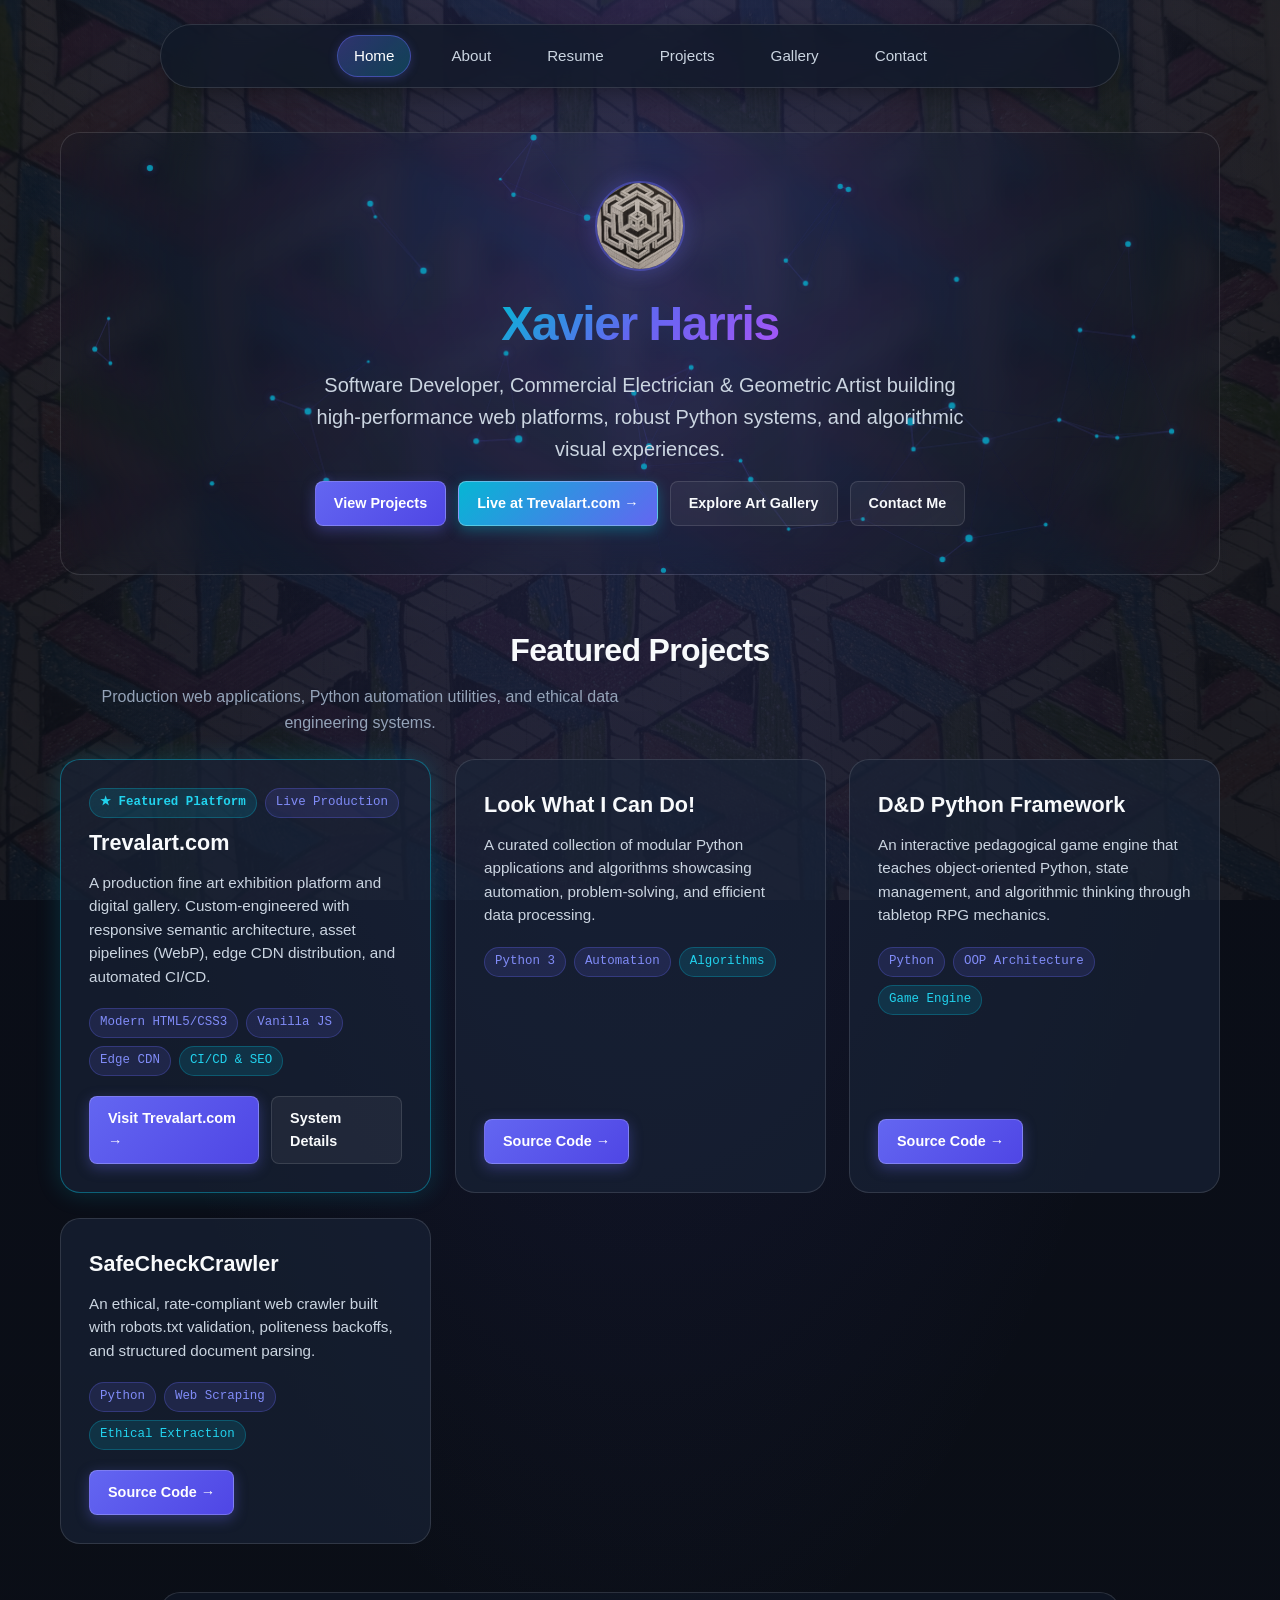
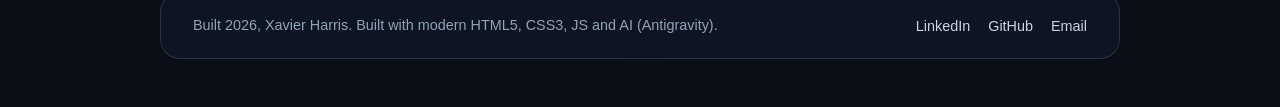
<file: index.html>
<!DOCTYPE html>
<html lang="en">

<head>
    <meta charset="UTF-8">
    <meta name="viewport" content="width=device-width, initial-scale=1.0">
    <title>Xavier Harris | Software Engineer &amp; Geometric Artist</title>
    <link rel="stylesheet" href="styles.css">
    <script src="script.js" defer></script>
</head>

<body>
    <div class="page">
        <header class="site-header">
            <nav class="nav">
                <a href="index.html" class="active">Home</a>
                <a href="about.html">About</a>
                <a href="xavier-resume.html" target="_blank" rel="noopener noreferrer" class="btn-resume">Resume</a>
                <a href="projects.html">Projects</a>
                <a href="gallery.html">Gallery</a>
                <a href="contact.html">Contact</a>
            </nav>
        </header>

        <main class="main-content">
            <!-- Hero Branding Section with Interactive Sacred Geometry Canvas -->
            <section class="brand-hero">
                <canvas id="hero-canvas"></canvas>
                <div class="logo">
                    <img src="art/logo.png" alt="Xavier Harris Logo">
                </div>
                <h1>Xavier Harris</h1>
                <p class="tagline">Software Developer, Commercial Electrician &amp; Geometric Artist building high-performance web platforms, robust Python systems, and algorithmic visual experiences.</p>
                <div class="project-actions">
                    <a href="projects.html" class="btn btn-primary">View Projects</a>
                    <a href="https://trevalart.com" target="_blank" rel="noopener noreferrer" class="btn btn-primary btn-gradient">Live at Trevalart.com &rarr;</a>
                    <a href="gallery.html" class="btn btn-secondary">Explore Art Gallery</a>
                    <a href="contact.html" class="btn btn-secondary">Contact Me</a>
                </div>
            </section>

            <!-- Featured Projects Section -->
            <section id="projects" class="project-section reveal-on-scroll">
                <h2>Featured Projects</h2>
                <p class="section-subtitle">Production web applications, Python automation utilities, and ethical data engineering systems.</p>

                <ul class="project-grid">
                    <!-- Featured Trevalart.com card -->
                    <li class="project-card featured reveal-on-scroll">
                        <div class="project-header">
                            <div class="project-badges">
                                <span class="tag accent tag-featured">★ Featured Platform</span>
                                <span class="tag">Live Production</span>
                            </div>
                            <h3>Trevalart.com</h3>
                            <p class="project-description">A production fine art exhibition platform and digital gallery. Custom-engineered with responsive semantic architecture, asset pipelines (WebP), edge CDN distribution, and automated CI/CD.</p>
                        </div>
                        <div class="tech-tags">
                            <span class="tag">Modern HTML5/CSS3</span>
                            <span class="tag">Vanilla JS</span>
                            <span class="tag">Edge CDN</span>
                            <span class="tag accent">CI/CD &amp; SEO</span>
                        </div>
                        <div class="project-actions">
                            <a href="https://trevalart.com" target="_blank" rel="noopener noreferrer" class="btn btn-primary">Visit Trevalart.com &rarr;</a>
                            <a href="projects.html" class="btn btn-secondary">System Details</a>
                        </div>
                    </li>

                    <li class="project-card reveal-on-scroll">
                        <div class="project-header">
                            <h3>Look What I Can Do!</h3>
                            <p class="project-description">A curated collection of modular Python applications and algorithms showcasing automation, problem-solving, and efficient data processing.</p>
                        </div>
                        <div class="tech-tags">
                            <span class="tag">Python 3</span>
                            <span class="tag">Automation</span>
                            <span class="tag accent">Algorithms</span>
                        </div>
                        <div class="project-actions">
                            <a href="https://github.com/Xmharris/Look_What_I_Can_Do" target="_blank"
                                rel="noopener noreferrer" class="btn btn-primary">Source Code &rarr;</a>
                        </div>
                    </li>

                    <li class="project-card reveal-on-scroll">
                        <div class="project-header">
                            <h3>D&amp;D Python Framework</h3>
                            <p class="project-description">An interactive pedagogical game engine that teaches object-oriented Python, state management, and algorithmic thinking through tabletop RPG mechanics.</p>
                        </div>
                        <div class="tech-tags">
                            <span class="tag">Python</span>
                            <span class="tag">OOP Architecture</span>
                            <span class="tag accent">Game Engine</span>
                        </div>
                        <div class="project-actions">
                            <a href="https://github.com/Xmharris/Python_projects/tree/version_one/Dnd_Python"
                                target="_blank" rel="noopener noreferrer" class="btn btn-primary">Source Code &rarr;</a>
                        </div>
                    </li>

                    <li class="project-card reveal-on-scroll">
                        <div class="project-header">
                            <h3>SafeCheckCrawler</h3>
                            <p class="project-description">An ethical, rate-compliant web crawler built with robots.txt validation, politeness backoffs, and structured document parsing.</p>
                        </div>
                        <div class="tech-tags">
                            <span class="tag">Python</span>
                            <span class="tag">Web Scraping</span>
                            <span class="tag accent">Ethical Extraction</span>
                        </div>
                        <div class="project-actions">
                            <a href="https://github.com/Xmharris/SafeCheckCrawler" target="_blank"
                                rel="noopener noreferrer" class="btn btn-primary">Source Code &rarr;</a>
                        </div>
                    </li>
                </ul>
            </section>
        </main>

        <footer class="site-footer">
            <p>Built 2026, Xavier Harris. Built with modern HTML5, CSS3, JS and AI (Antigravity).</p>
            <ul class="footer-links">
                <li><a href="https://www.linkedin.com/in/xmharris" target="_blank"
                        rel="noopener noreferrer">LinkedIn</a></li>
                <li><a href="https://github.com/xmharris" target="_blank" rel="noopener noreferrer">GitHub</a></li>
                <li><a href="mailto:source@x-sys.dev">Email</a></li>
            </ul>
        </footer>
    </div>
</body>

</html>
</file>
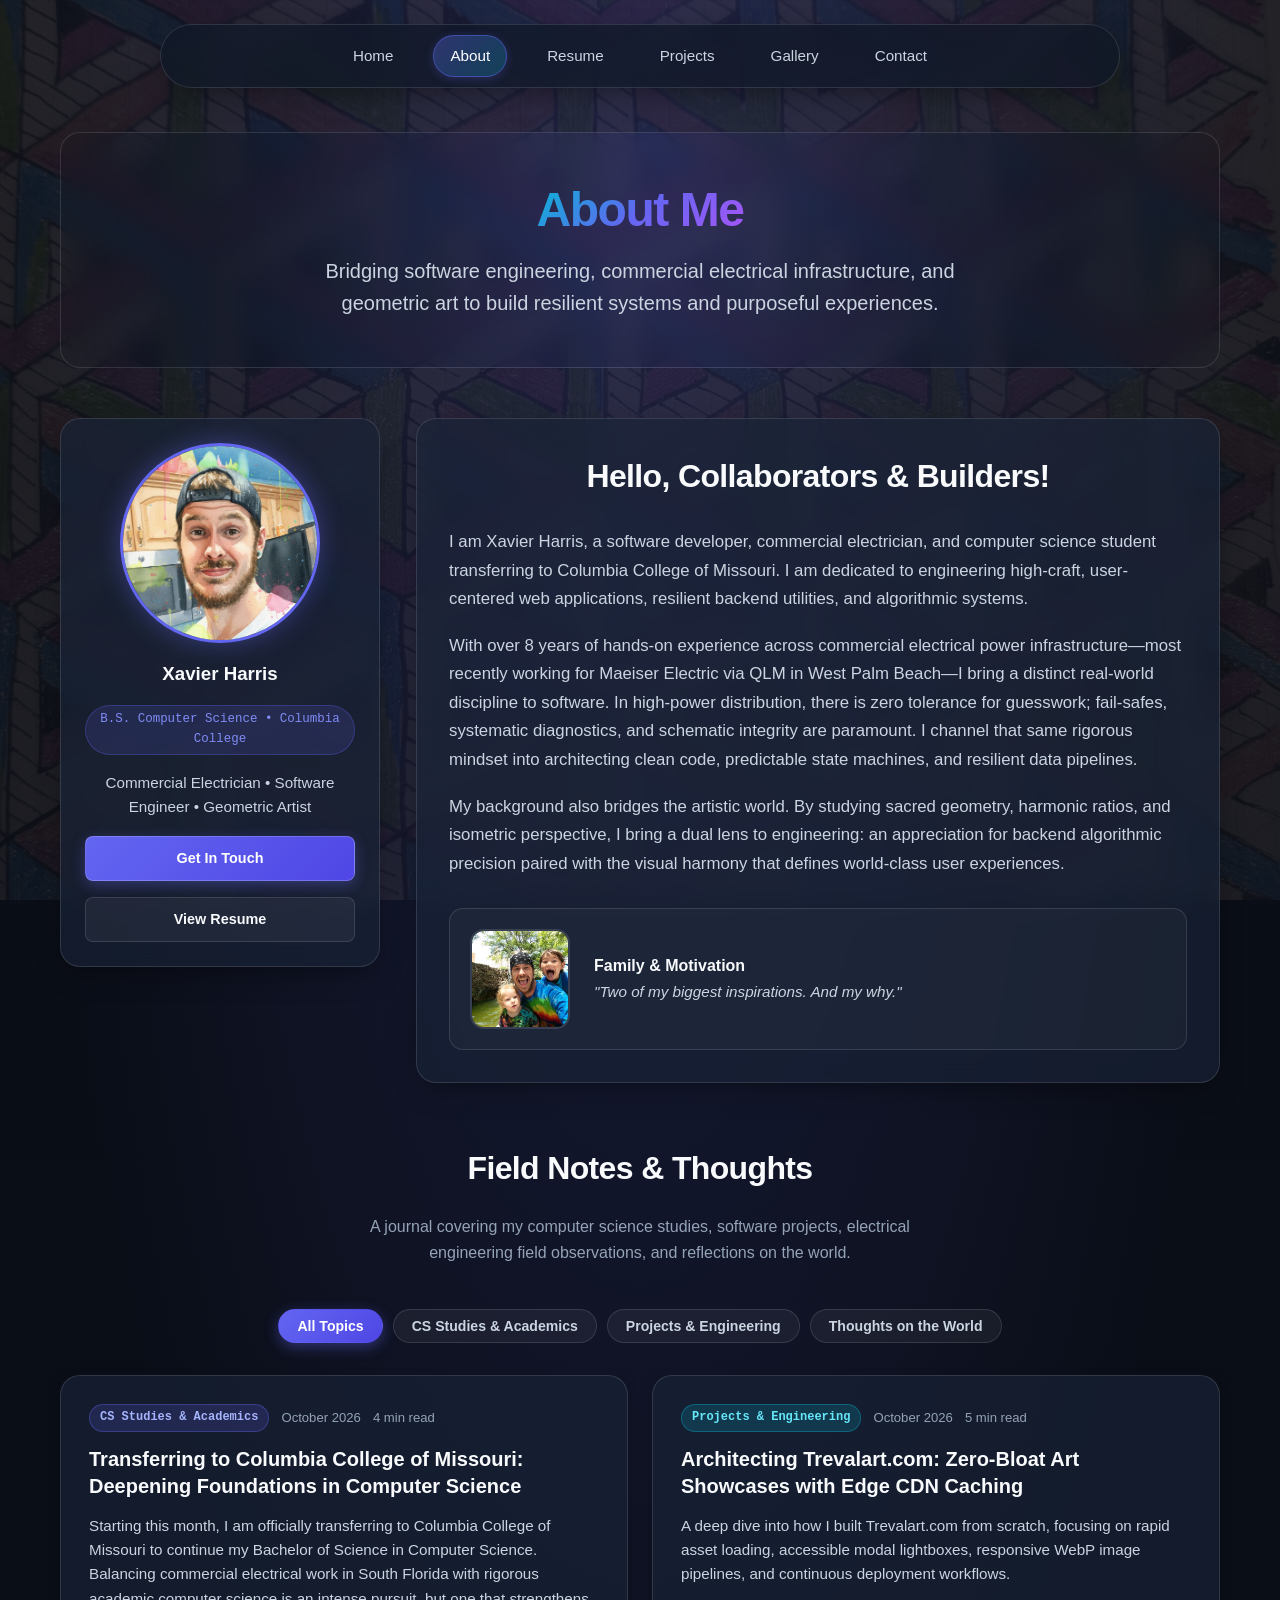
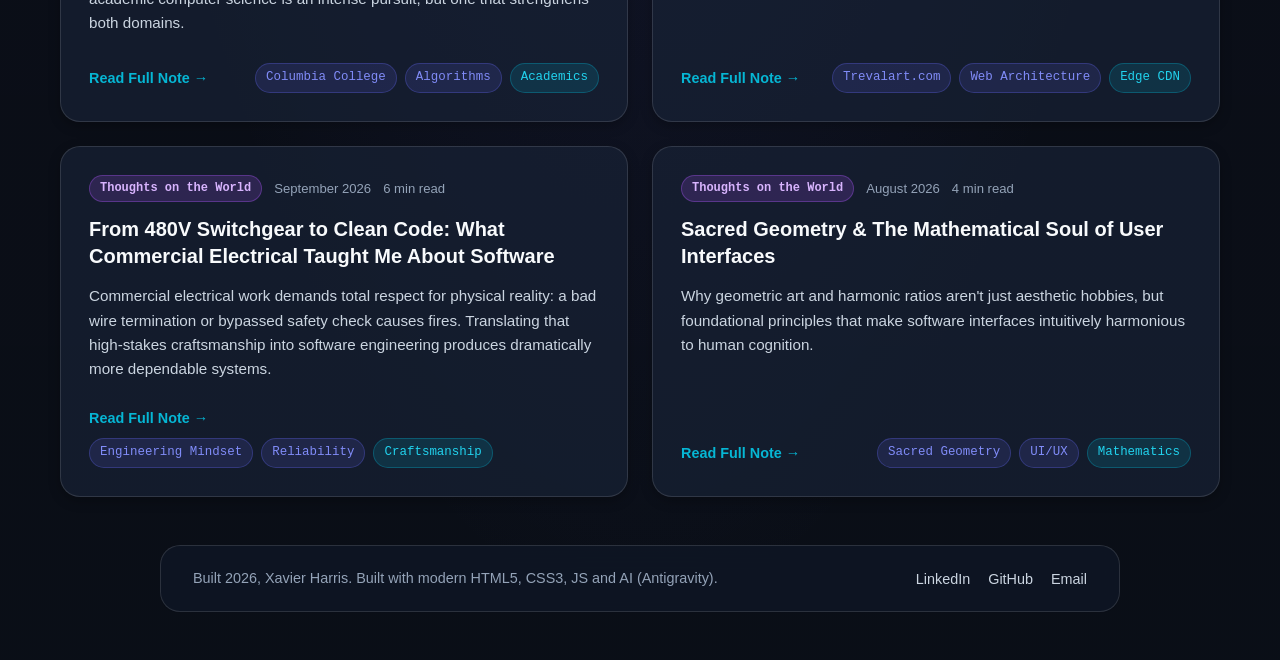
<file: about.html>
<!DOCTYPE html>
<html lang="en">

<head>
    <meta charset="UTF-8">
    <meta name="viewport" content="width=device-width, initial-scale=1.0">
    <title>About Xavier Harris | Software Engineer, Electrician &amp; Artist</title>
    <link rel="stylesheet" href="styles.css">
    <script src="script.js" defer></script>
</head>

<body>
    <div class="page">
        <header class="site-header">
            <nav class="nav">
                <a href="index.html">Home</a>
                <a href="about.html" class="active">About</a>
                <a href="xavier-resume.html" target="_blank" rel="noopener noreferrer" class="btn-resume">Resume</a>
                <a href="projects.html">Projects</a>
                <a href="gallery.html">Gallery</a>
                <a href="contact.html">Contact</a>
            </nav>
        </header>

        <main class="main-content">
            <section class="brand-hero reveal-on-scroll">
                <h1>About Me</h1>
                <p class="tagline">Bridging software engineering, commercial electrical infrastructure, and geometric art to build resilient systems and purposeful experiences.</p>
            </section>

            <!-- Profile & Bio Grid -->
            <div class="about-container">
                <aside class="profile-card reveal-on-scroll">
                    <img src="selfie/creativeX.jpg" alt="Xavier Harris Profile Picture">
                    <h3>Xavier Harris</h3>
                    <p class="tag">B.S. Computer Science &bull; Columbia College</p>
                    <p class="tagline">Commercial Electrician &bull; Software Engineer &bull; Geometric Artist</p>
                    <a href="contact.html" class="btn btn-primary">Get In Touch</a>
                    <a href="xavier-resume.html" target="_blank" rel="noopener noreferrer" class="btn btn-secondary">View Resume</a>
                </aside>

                <article class="bio-card reveal-on-scroll">
                    <h2>Hello, Collaborators &amp; Builders!</h2>
                    <p>
                        I am Xavier Harris, a software developer, commercial electrician, and computer science student transferring to Columbia College of Missouri. I am dedicated to engineering high-craft, user-centered web applications, resilient backend utilities, and algorithmic systems.
                    </p>
                    <p>
                        With over 8 years of hands-on experience across commercial electrical power infrastructure—most recently working for Maeiser Electric via QLM in West Palm Beach—I bring a distinct real-world discipline to software. In high-power distribution, there is zero tolerance for guesswork; fail-safes, systematic diagnostics, and schematic integrity are paramount. I channel that same rigorous mindset into architecting clean code, predictable state machines, and resilient data pipelines.
                    </p>
                    <p>
                        My background also bridges the artistic world. By studying sacred geometry, harmonic ratios, and isometric perspective, I bring a dual lens to engineering: an appreciation for backend algorithmic precision paired with the visual harmony that defines world-class user experiences.
                    </p>

                    <div class="personal-touch-card">
                        <img src="selfie/XandBoys.jpg" alt="Two of my boys and I">
                        <div>
                            <h4>Family &amp; Motivation</h4>
                            <p>"Two of my biggest inspirations. And my why."</p>
                        </div>
                    </div>
                </article>
            </div>

            <!-- Blog & Thoughts Section -->
            <section class="blog-section reveal-on-scroll" id="blog">
                <div class="blog-header">
                    <h2>Field Notes &amp; Thoughts</h2>
                    <p class="section-subtitle">A journal covering my computer science studies, software projects, electrical engineering field observations, and reflections on the world.</p>
                    
                    <!-- Blog Category Filter Tabs -->
                    <div class="blog-filters">
                        <button type="button" class="blog-filter-btn active" data-category="all">All Topics</button>
                        <button type="button" class="blog-filter-btn" data-category="studies">CS Studies &amp; Academics</button>
                        <button type="button" class="blog-filter-btn" data-category="projects">Projects &amp; Engineering</button>
                        <button type="button" class="blog-filter-btn" data-category="world">Thoughts on the World</button>
                    </div>
                </div>

                <div class="blog-grid" id="blog-grid">
                    <!-- Blog Post 1: Studies -->
                    <article class="blog-card" data-category="studies">
                        <div class="blog-meta">
                            <span class="blog-category-tag tag-studies">CS Studies &amp; Academics</span>
                            <span class="blog-date">October 2026</span>
                            <span class="blog-read-time">4 min read</span>
                        </div>
                        <h3>Transferring to Columbia College of Missouri: Deepening Foundations in Computer Science</h3>
                        <p class="blog-excerpt">
                            Starting this month, I am officially transferring to Columbia College of Missouri to continue my Bachelor of Science in Computer Science. Balancing commercial electrical work in South Florida with rigorous academic computer science is an intense pursuit, but one that strengthens both domains.
                        </p>
                        <div class="blog-full-content">
                            <p>
                                Stepping into this new chapter at Columbia College of Missouri allows me to concentrate deeply on core computational theory: advanced data structures, computer systems architecture, and algorithmic design. While building hands-on projects provides practical knowledge, having structured academic scrutiny sharpens efficiency and Big-O computational intuition.
                            </p>
                            <p>
                                One of the most fascinating aspects of studying algorithms while simultaneously working in electrical systems is realizing how both worlds share identical paradigms: routing networks, state transitions, fault isolation, and systemic feedback loops. I look forward to documenting my coursework, problem sets, and milestones here.
                            </p>
                        </div>
                        <div class="blog-card-footer">
                            <button type="button" class="blog-expand-btn">Read Full Note &rarr;</button>
                            <div class="tech-tags">
                                <span class="tag">Columbia College</span>
                                <span class="tag">Algorithms</span>
                                <span class="tag accent">Academics</span>
                            </div>
                        </div>
                    </article>

                    <!-- Blog Post 2: Projects -->
                    <article class="blog-card" data-category="projects">
                        <div class="blog-meta">
                            <span class="blog-category-tag tag-projects">Projects &amp; Engineering</span>
                            <span class="blog-date">October 2026</span>
                            <span class="blog-read-time">5 min read</span>
                        </div>
                        <h3>Architecting Trevalart.com: Zero-Bloat Art Showcases with Edge CDN Caching</h3>
                        <p class="blog-excerpt">
                            A deep dive into how I built Trevalart.com from scratch, focusing on rapid asset loading, accessible modal lightboxes, responsive WebP image pipelines, and continuous deployment workflows.
                        </p>
                        <div class="blog-full-content">
                            <p>
                                When creating a portfolio for fine art and geometric illustrations, visual fidelity cannot be compromised, yet slow image loading kills engagement. For Trevalart.com, I intentionally avoided multi-megabyte JavaScript frameworks in favor of semantic HTML5, modern CSS Grid, and vanilla ES6+.
                            </p>
                            <p>
                                By configuring an automated image optimization pipeline converting assets to WebP with responsive <code>srcset</code> fallbacks, and serving them via global edge CDN nodes, images render crisply within milliseconds. Pairing that with automated Git-driven CI/CD deployment ensures any new piece added to the repository goes live immediately with zero manual server configuration.
                            </p>
                        </div>
                        <div class="blog-card-footer">
                            <button type="button" class="blog-expand-btn">Read Full Note &rarr;</button>
                            <div class="tech-tags">
                                <span class="tag">Trevalart.com</span>
                                <span class="tag">Web Architecture</span>
                                <span class="tag accent">Edge CDN</span>
                            </div>
                        </div>
                    </article>

                    <!-- Blog Post 3: World & Systems -->
                    <article class="blog-card" data-category="world">
                        <div class="blog-meta">
                            <span class="blog-category-tag tag-world">Thoughts on the World</span>
                            <span class="blog-date">September 2026</span>
                            <span class="blog-read-time">6 min read</span>
                        </div>
                        <h3>From 480V Switchgear to Clean Code: What Commercial Electrical Taught Me About Software</h3>
                        <p class="blog-excerpt">
                            Commercial electrical work demands total respect for physical reality: a bad wire termination or bypassed safety check causes fires. Translating that high-stakes craftsmanship into software engineering produces dramatically more dependable systems.
                        </p>
                        <div class="blog-full-content">
                            <p>
                                Working in West Palm Beach on active commercial job sites for Maeiser Electric via QLM requires meticulous coordination. You don't guess whether a 480-volt 3-phase feeder is energized; you test, verify, lock out, and trace the path methodically.
                            </p>
                            <p>
                                In software development, especially in modern web frameworks, developers often treat unexpected exceptions with reckless band-aids or layers of boilerplate. But when you adopt an electrician's mindset, you design software with clean circuit breakers, bounded error boundaries, explicit failure modes, and clear diagnostic telemetry. Craftsmanship isn't just about how an app looks—it's about how gracefully it behaves under load and failure.
                            </p>
                        </div>
                        <div class="blog-card-footer">
                            <button type="button" class="blog-expand-btn">Read Full Note &rarr;</button>
                            <div class="tech-tags">
                                <span class="tag">Engineering Mindset</span>
                                <span class="tag">Reliability</span>
                                <span class="tag accent">Craftsmanship</span>
                            </div>
                        </div>
                    </article>

                    <!-- Blog Post 4: Studies & Geometry -->
                    <article class="blog-card" data-category="world">
                        <div class="blog-meta">
                            <span class="blog-category-tag tag-world">Thoughts on the World</span>
                            <span class="blog-date">August 2026</span>
                            <span class="blog-read-time">4 min read</span>
                        </div>
                        <h3>Sacred Geometry &amp; The Mathematical Soul of User Interfaces</h3>
                        <p class="blog-excerpt">
                            Why geometric art and harmonic ratios aren't just aesthetic hobbies, but foundational principles that make software interfaces intuitively harmonious to human cognition.
                        </p>
                        <div class="blog-full-content">
                            <p>
                                When drawing isometric cubes, Metatron’s Cube, or golden spirals, you realize that visual balance is pure mathematics: proportional scales, harmonic intervals, and spatial equilibrium.
                            </p>
                            <p>
                                Digital interfaces that feel 'clunky' almost always violate fundamental geometric rhythm. By bringing harmonic proportions into UI spacing systems (8-point grids, Fibonacci scale margins, and fluid clamp typography), software stops feeling like a collection of boxes and starts feeling like an organic, harmonious instrument.
                            </p>
                        </div>
                        <div class="blog-card-footer">
                            <button type="button" class="blog-expand-btn">Read Full Note &rarr;</button>
                            <div class="tech-tags">
                                <span class="tag">Sacred Geometry</span>
                                <span class="tag">UI/UX</span>
                                <span class="tag accent">Mathematics</span>
                            </div>
                        </div>
                    </article>
                </div>
            </section>
        </main>

        <footer class="site-footer">
            <p>Built 2026, Xavier Harris. Built with modern HTML5, CSS3, JS and AI (Antigravity).</p>
            <ul class="footer-links">
                <li><a href="https://www.linkedin.com/in/xmharris" target="_blank"
                        rel="noopener noreferrer">LinkedIn</a></li>
                <li><a href="https://github.com/xmharris" target="_blank" rel="noopener noreferrer">GitHub</a></li>
                <li><a href="mailto:source@x-sys.dev">Email</a></li>
            </ul>
        </footer>
    </div>
</body>

</html>
</file>
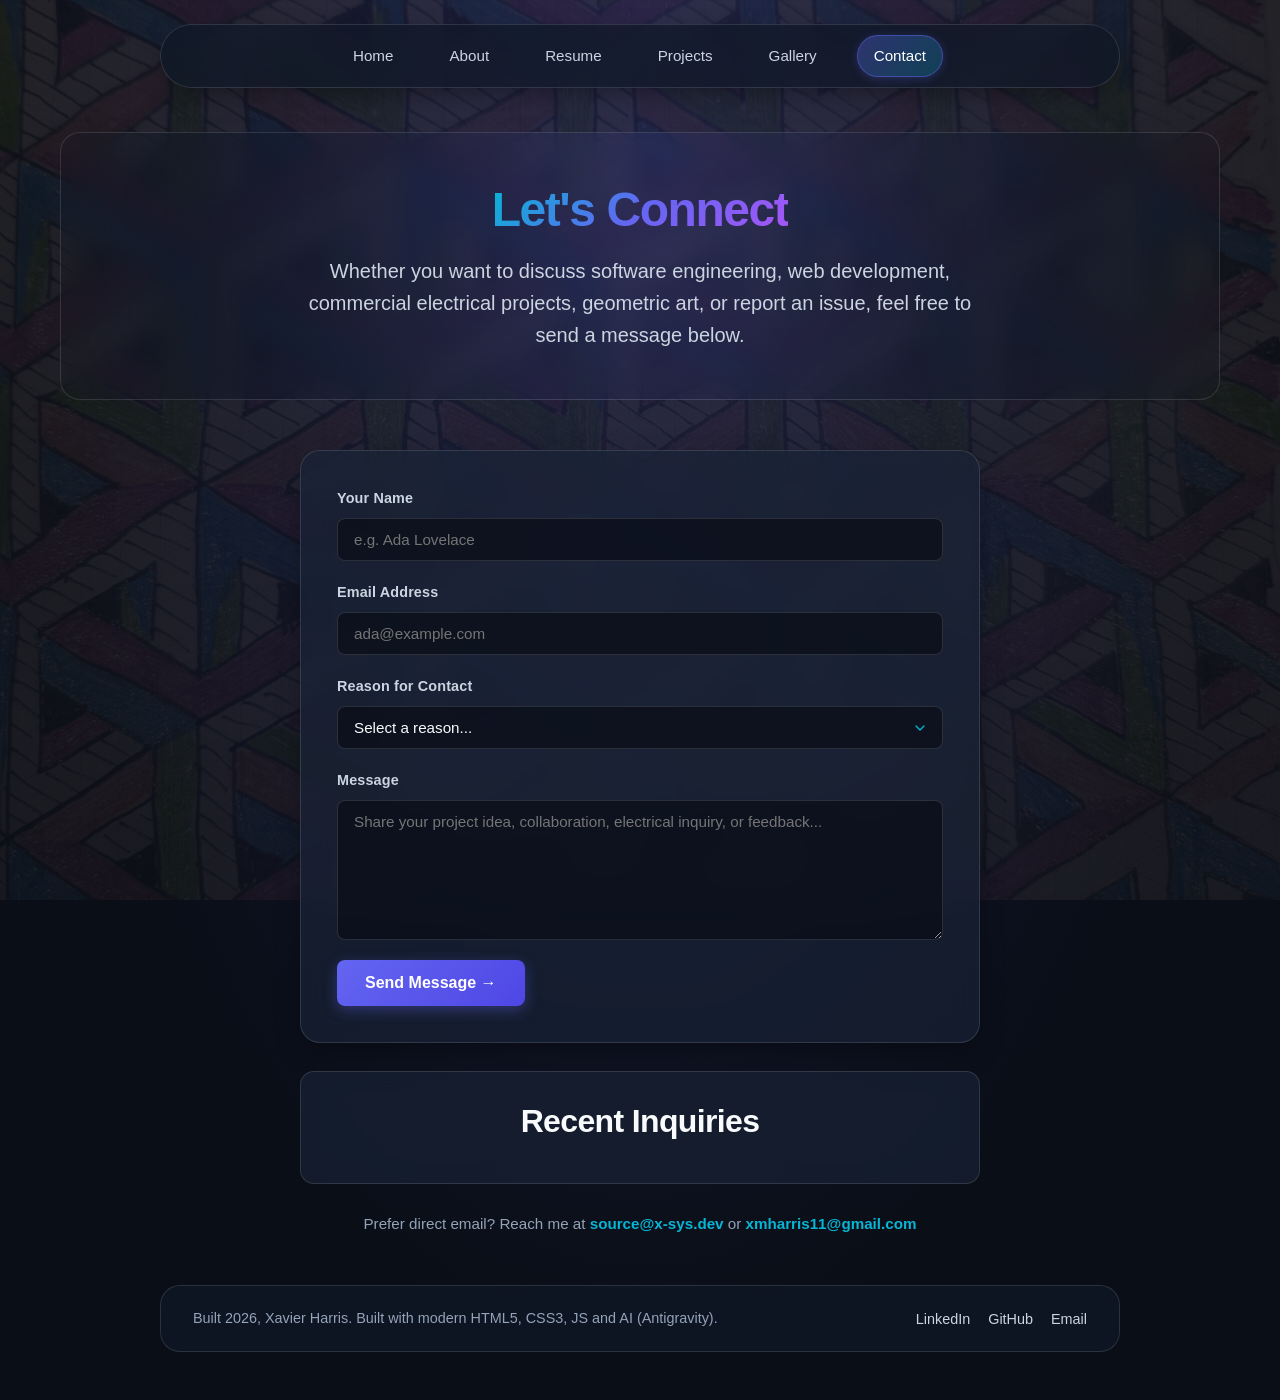
<file: contact.html>
<!DOCTYPE html>
<html lang="en">

<head>
    <meta charset="UTF-8">
    <meta name="viewport" content="width=device-width, initial-scale=1.0">
    <title>Contact Xavier Harris | Software Engineer &amp; Electrician</title>
    <link rel="stylesheet" href="styles.css">
    <script src="script.js" defer></script>
</head>

<body>
    <div class="page">
        <header class="site-header">
            <nav class="nav">
                <a href="index.html">Home</a>
                <a href="about.html">About</a>
                <a href="xavier-resume.html" target="_blank" rel="noopener noreferrer" class="btn-resume">Resume</a>
                <a href="projects.html">Projects</a>
                <a href="gallery.html">Gallery</a>
                <a href="contact.html" class="active">Contact</a>
            </nav>
        </header>

        <main class="main-content">
            <section class="brand-hero reveal-on-scroll">
                <h1>Let's Connect</h1>
                <p class="tagline">Whether you want to discuss software engineering, web development, commercial electrical projects, geometric art, or report an issue, feel free to send a message below.</p>
            </section>

            <div class="contact-container">
                <form id="contact-form" class="reveal-on-scroll" action="https://formsubmit.co/source@x-sys.dev" method="POST">
                    <!-- FormSubmit configuration: sends to source@x-sys.dev and CCs xmharris11@gmail.com -->
                    <input type="hidden" name="_cc" value="xmharris11@gmail.com">
                    <input type="hidden" name="_subject" value="New Portfolio Inquiry (xmharris.github.io)">
                    <input type="hidden" name="_template" value="table">
                    <input type="hidden" name="_captcha" value="false">

                    <div class="form-group">
                        <label for="name">Your Name</label>
                        <input id="name" name="name" type="text" placeholder="e.g. Ada Lovelace" required>
                    </div>

                    <div class="form-group">
                        <label for="email">Email Address</label>
                        <input id="email" name="email" type="email" placeholder="ada@example.com" required>
                    </div>

                    <div class="form-group">
                        <label for="reason">Reason for Contact</label>
                        <select id="reason" name="reason" required>
                            <option value="" disabled selected>Select a reason...</option>
                            <option value="web-dev">Web Development &amp; Software Engineering</option>
                            <option value="electrical-work">Electrical Work &amp; Infrastructure</option>
                            <option value="artwork">Artwork &amp; Geometric Design</option>
                            <option value="bugs">Bug Report / Technical Issue</option>
                            <option value="other">Other Inquiries</option>
                        </select>
                    </div>

                    <div class="form-group">
                        <label for="message">Message</label>
                        <textarea id="message" name="message"
                            placeholder="Share your project idea, collaboration, electrical inquiry, or feedback..." required></textarea>
                    </div>

                    <div id="form-feedback" class="form-feedback" role="status"></div>

                    <button type="submit" id="submit-btn" class="btn btn-primary">Send Message &rarr;</button>
                </form>

                <div class="messages-box reveal-on-scroll">
                    <h2>Recent Inquiries</h2>
                    <ul id="messages-list"></ul>
                </div>

                <p class="direct-email">
                    Prefer direct email? Reach me at <a href="mailto:source@x-sys.dev">source@x-sys.dev</a> or <a href="mailto:xmharris11@gmail.com">xmharris11@gmail.com</a>
                </p>
            </div>
        </main>

        <footer class="site-footer">
            <p>Built 2026, Xavier Harris. Built with modern HTML5, CSS3, JS and AI (Antigravity).</p>
            <ul class="footer-links">
                <li><a href="https://www.linkedin.com/in/xmharris" target="_blank"
                        rel="noopener noreferrer">LinkedIn</a></li>
                <li><a href="https://github.com/xmharris" target="_blank" rel="noopener noreferrer">GitHub</a></li>
                <li><a href="mailto:source@x-sys.dev">Email</a></li>
            </ul>
        </footer>
    </div>
</body>

</html>
</file>
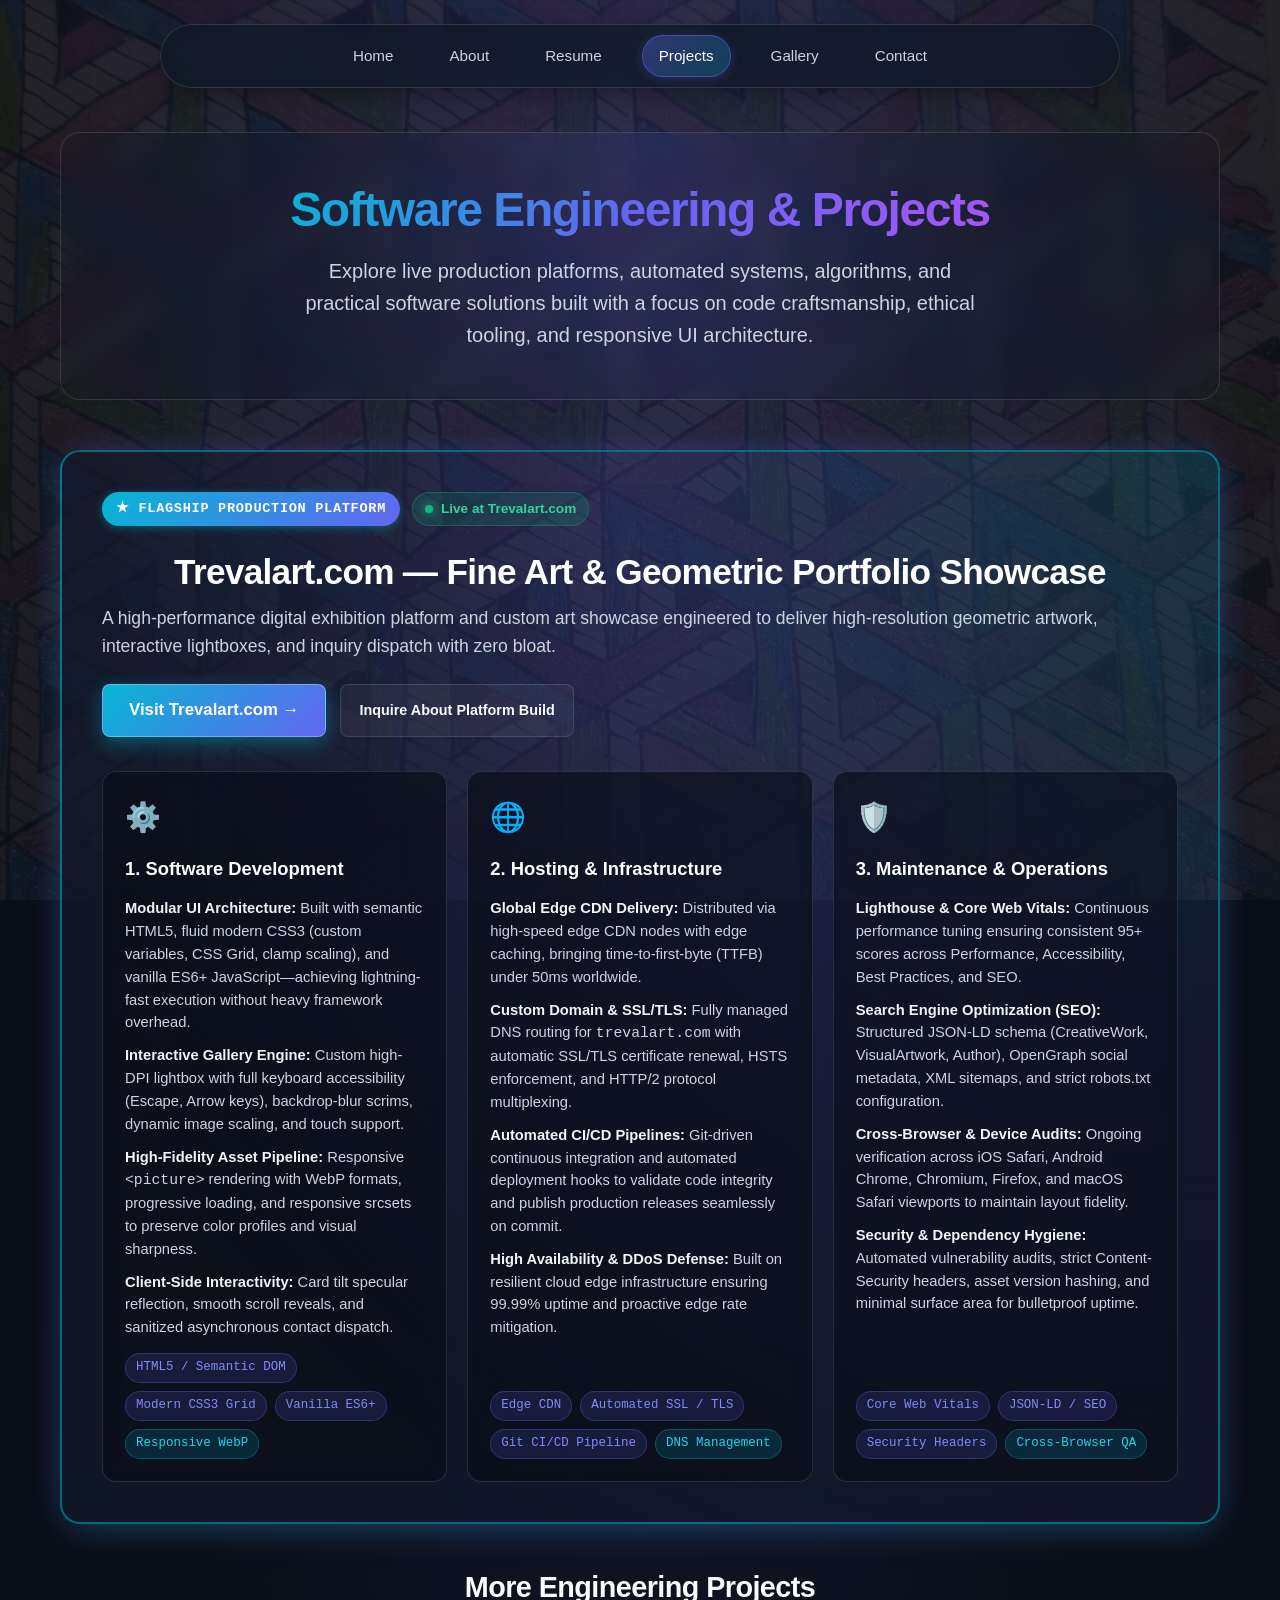
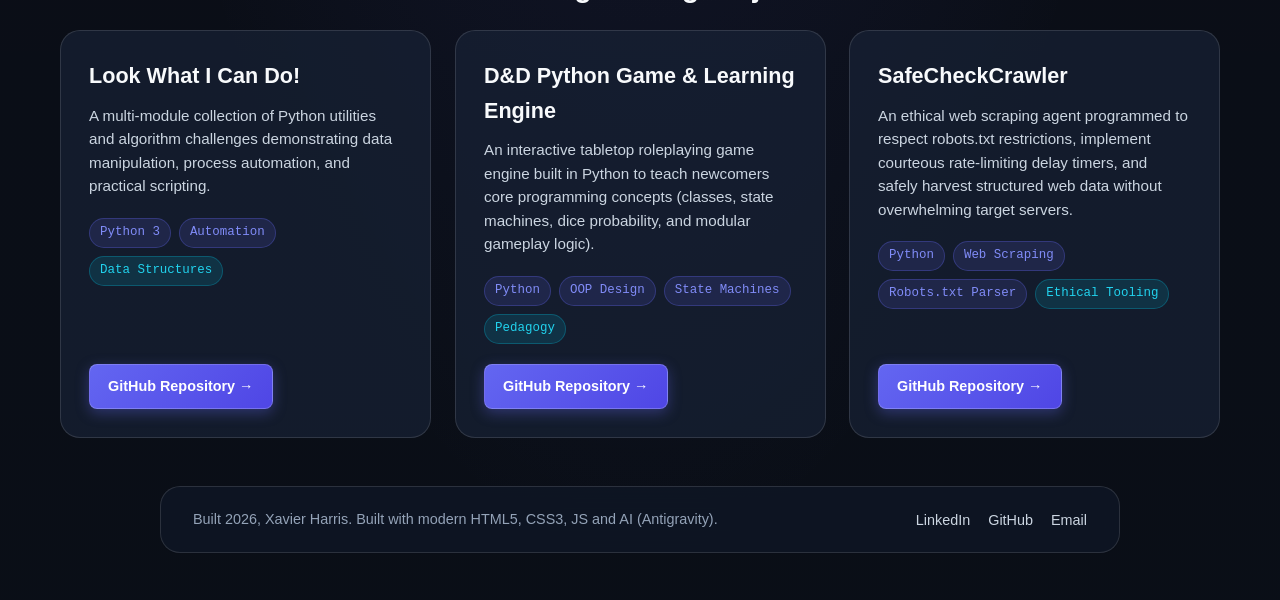
<file: projects.html>
<!DOCTYPE html>
<html lang="en">

<head>
    <meta charset="UTF-8">
    <meta name="viewport" content="width=device-width, initial-scale=1.0">
    <title>Engineering Projects | Xavier Harris</title>
    <link rel="stylesheet" href="styles.css">
    <script src="script.js" defer></script>
</head>

<body>
    <div class="page">
        <header class="site-header">
            <nav class="nav">
                <a href="index.html">Home</a>
                <a href="about.html">About</a>
                <a href="xavier-resume.html" target="_blank" rel="noopener noreferrer" class="btn-resume">Resume</a>
                <a href="projects.html" class="active">Projects</a>
                <a href="gallery.html">Gallery</a>
                <a href="contact.html">Contact</a>
            </nav>
        </header>

        <main class="main-content">
            <section class="brand-hero reveal-on-scroll">
                <h1>Software Engineering &amp; Projects</h1>
                <p class="tagline">Explore live production platforms, automated systems, algorithms, and practical software solutions built with a focus on code craftsmanship, ethical tooling, and responsive UI architecture.</p>
            </section>

            <section id="projects" class="project-section reveal-on-scroll">
                <!-- Highlighted Flagship Project: Trevalart.com -->
                <div class="highlighted-project reveal-on-scroll">
                    <div class="highlight-badge-bar">
                        <span class="badge-flagship">★ Flagship Production Platform</span>
                        <span class="badge-live"><span class="live-dot"></span> Live at Trevalart.com</span>
                    </div>

                    <div class="highlight-header">
                        <h2>Trevalart.com &mdash; Fine Art &amp; Geometric Portfolio Showcase</h2>
                        <p class="highlight-lead">A high-performance digital exhibition platform and custom art showcase engineered to deliver high-resolution geometric artwork, interactive lightboxes, and inquiry dispatch with zero bloat.</p>
                    </div>

                    <div class="project-actions highlight-actions">
                        <a href="https://trevalart.com" target="_blank" rel="noopener noreferrer" class="btn btn-primary btn-highlight">
                            Visit Trevalart.com &rarr;
                        </a>
                        <a href="contact.html" class="btn btn-secondary">Inquire About Platform Build</a>
                    </div>

                    <div class="breakdown-grid">
                        <div class="breakdown-card">
                            <div class="breakdown-icon">⚙️</div>
                            <h3>1. Software Development</h3>
                            <ul class="breakdown-list">
                                <li><strong>Modular UI Architecture:</strong> Built with semantic HTML5, fluid modern CSS3 (custom variables, CSS Grid, clamp scaling), and vanilla ES6+ JavaScript—achieving lightning-fast execution without heavy framework overhead.</li>
                                <li><strong>Interactive Gallery Engine:</strong> Custom high-DPI lightbox with full keyboard accessibility (Escape, Arrow keys), backdrop-blur scrims, dynamic image scaling, and touch support.</li>
                                <li><strong>High-Fidelity Asset Pipeline:</strong> Responsive <code>&lt;picture&gt;</code> rendering with WebP formats, progressive loading, and responsive srcsets to preserve color profiles and visual sharpness.</li>
                                <li><strong>Client-Side Interactivity:</strong> Card tilt specular reflection, smooth scroll reveals, and sanitized asynchronous contact dispatch.</li>
                            </ul>
                            <div class="tech-tags">
                                <span class="tag">HTML5 / Semantic DOM</span>
                                <span class="tag">Modern CSS3 Grid</span>
                                <span class="tag">Vanilla ES6+</span>
                                <span class="tag accent">Responsive WebP</span>
                            </div>
                        </div>

                        <div class="breakdown-card">
                            <div class="breakdown-icon">🌐</div>
                            <h3>2. Hosting &amp; Infrastructure</h3>
                            <ul class="breakdown-list">
                                <li><strong>Global Edge CDN Delivery:</strong> Distributed via high-speed edge CDN nodes with edge caching, bringing time-to-first-byte (TTFB) under 50ms worldwide.</li>
                                <li><strong>Custom Domain &amp; SSL/TLS:</strong> Fully managed DNS routing for <code>trevalart.com</code> with automatic SSL/TLS certificate renewal, HSTS enforcement, and HTTP/2 protocol multiplexing.</li>
                                <li><strong>Automated CI/CD Pipelines:</strong> Git-driven continuous integration and automated deployment hooks to validate code integrity and publish production releases seamlessly on commit.</li>
                                <li><strong>High Availability &amp; DDoS Defense:</strong> Built on resilient cloud edge infrastructure ensuring 99.99% uptime and proactive edge rate mitigation.</li>
                            </ul>
                            <div class="tech-tags">
                                <span class="tag">Edge CDN</span>
                                <span class="tag">Automated SSL / TLS</span>
                                <span class="tag">Git CI/CD Pipeline</span>
                                <span class="tag accent">DNS Management</span>
                            </div>
                        </div>

                        <div class="breakdown-card">
                            <div class="breakdown-icon">🛡️</div>
                            <h3>3. Maintenance &amp; Operations</h3>
                            <ul class="breakdown-list">
                                <li><strong>Lighthouse &amp; Core Web Vitals:</strong> Continuous performance tuning ensuring consistent 95+ scores across Performance, Accessibility, Best Practices, and SEO.</li>
                                <li><strong>Search Engine Optimization (SEO):</strong> Structured JSON-LD schema (CreativeWork, VisualArtwork, Author), OpenGraph social metadata, XML sitemaps, and strict robots.txt configuration.</li>
                                <li><strong>Cross-Browser &amp; Device Audits:</strong> Ongoing verification across iOS Safari, Android Chrome, Chromium, Firefox, and macOS Safari viewports to maintain layout fidelity.</li>
                                <li><strong>Security &amp; Dependency Hygiene:</strong> Automated vulnerability audits, strict Content-Security headers, asset version hashing, and minimal surface area for bulletproof uptime.</li>
                            </ul>
                            <div class="tech-tags">
                                <span class="tag">Core Web Vitals</span>
                                <span class="tag">JSON-LD / SEO</span>
                                <span class="tag">Security Headers</span>
                                <span class="tag accent">Cross-Browser QA</span>
                            </div>
                        </div>
                    </div>
                </div>

                <h2 class="projects-subheading">More Engineering Projects</h2>

                <ul class="project-grid">
                    <li class="project-card reveal-on-scroll">
                        <div class="project-header">
                            <h3>Look What I Can Do!</h3>
                            <p class="project-description">A multi-module collection of Python utilities and algorithm
                                challenges demonstrating data manipulation, process automation, and practical scripting.
                            </p>
                        </div>
                        <div class="tech-tags">
                            <span class="tag">Python 3</span>
                            <span class="tag">Automation</span>
                            <span class="tag accent">Data Structures</span>
                        </div>
                        <div class="project-actions">
                            <a href="https://github.com/Xmharris/Look_What_I_Can_Do" target="_blank"
                                rel="noopener noreferrer" class="btn btn-primary">GitHub Repository &rarr;</a>
                        </div>
                    </li>

                    <li class="project-card reveal-on-scroll">
                        <div class="project-header">
                            <h3>D&amp;D Python Game &amp; Learning Engine</h3>
                            <p class="project-description">An interactive tabletop roleplaying game engine built in
                                Python to teach newcomers core programming concepts (classes, state machines, dice
                                probability, and modular gameplay logic).</p>
                        </div>
                        <div class="tech-tags">
                            <span class="tag">Python</span>
                            <span class="tag">OOP Design</span>
                            <span class="tag">State Machines</span>
                            <span class="tag accent">Pedagogy</span>
                        </div>
                        <div class="project-actions">
                            <a href="https://github.com/Xmharris/Python_projects/tree/version_one/Dnd_Python"
                                target="_blank" rel="noopener noreferrer" class="btn btn-primary">GitHub Repository
                                &rarr;</a>
                        </div>
                    </li>

                    <li class="project-card reveal-on-scroll">
                        <div class="project-header">
                            <h3>SafeCheckCrawler</h3>
                            <p class="project-description">An ethical web scraping agent programmed to respect
                                robots.txt restrictions, implement courteous rate-limiting delay timers, and safely
                                harvest structured web data without overwhelming target servers.</p>
                        </div>
                        <div class="tech-tags">
                            <span class="tag">Python</span>
                            <span class="tag">Web Scraping</span>
                            <span class="tag">Robots.txt Parser</span>
                            <span class="tag accent">Ethical Tooling</span>
                        </div>
                        <div class="project-actions">
                            <a href="https://github.com/Xmharris/SafeCheckCrawler" target="_blank"
                                rel="noopener noreferrer" class="btn btn-primary">GitHub Repository &rarr;</a>
                        </div>
                    </li>
                </ul>
            </section>
        </main>

        <footer class="site-footer">
            <p>Built 2026, Xavier Harris. Built with modern HTML5, CSS3, JS and AI (Antigravity).</p>
            <ul class="footer-links">
                <li><a href="https://www.linkedin.com/in/xmharris" target="_blank"
                        rel="noopener noreferrer">LinkedIn</a></li>
                <li><a href="https://github.com/xmharris" target="_blank" rel="noopener noreferrer">GitHub</a></li>
                <li><a href="mailto:source@x-sys.dev">Email</a></li>
            </ul>
        </footer>
    </div>
</body>

</html>
</file>
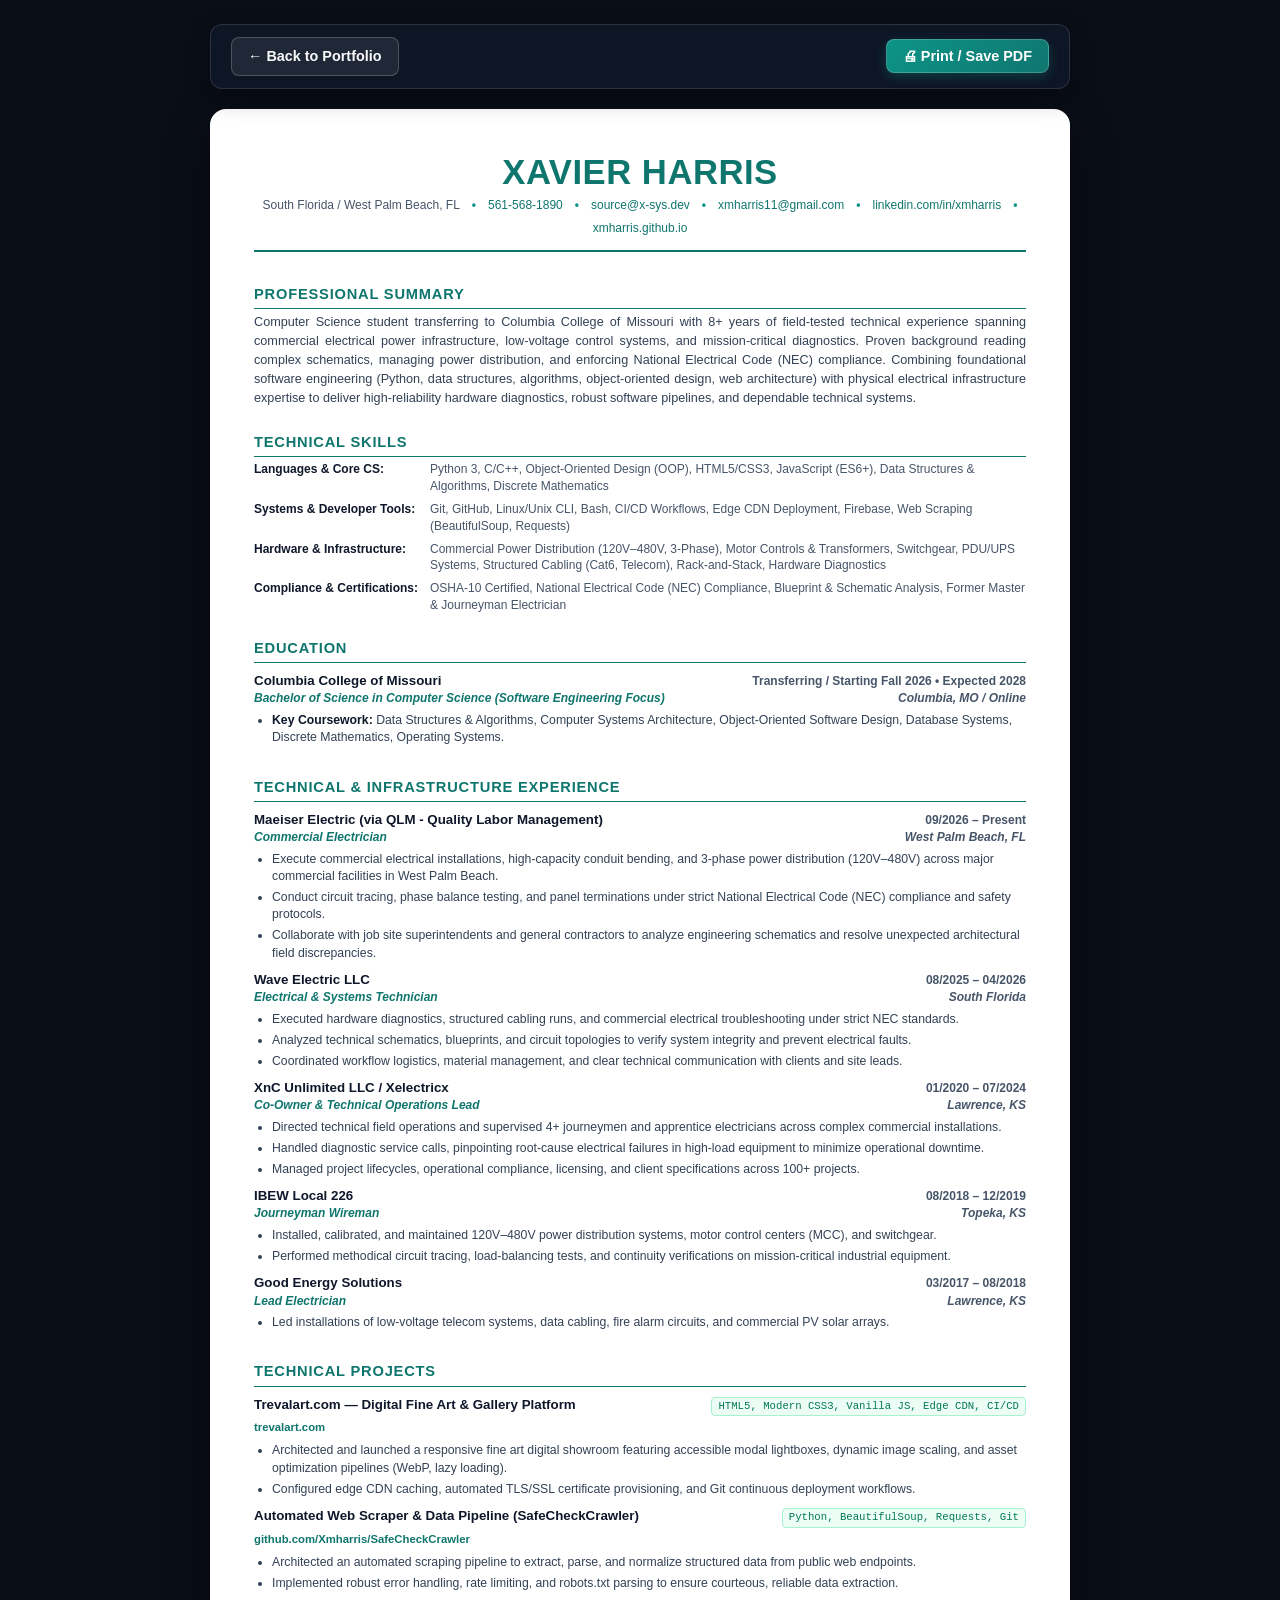
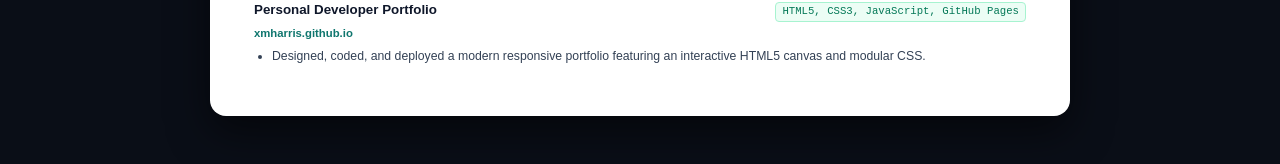
<file: xavier-resume.html>
<!DOCTYPE html>
<html lang="en">

<head>
    <meta charset="UTF-8">
    <meta name="viewport" content="width=device-width, initial-scale=1.0">
    <title>Xavier Harris - Resume | Software Engineer &amp; Commercial Electrician</title>
    <link rel="stylesheet" href="resume-style.css" type="text/css">
</head>

<body>

    <!-- Fluid Web Navigation Toolbar (Hidden during print) -->
    <header class="resume-nav-bar">
        <a href="index.html" class="btn-back">&larr; Back to Portfolio</a>
        <button type="button" onclick="window.print()" class="btn-print">&#128424; Print / Save PDF</button>
    </header>

    <main class="paper-container">
        <!-- Header -->
        <header class="header">
            <h1 class="name">Xavier Harris</h1>
            <div class="contact-bar">
                <span>South Florida / West Palm Beach, FL</span>
                <span class="bullet">&bull;</span>
                <a href="tel:5615681890">561-568-1890</a>
                <span class="bullet">&bull;</span>
                <a href="mailto:source@x-sys.dev">source@x-sys.dev</a>
                <span class="bullet">&bull;</span>
                <a href="mailto:xmharris11@gmail.com">xmharris11@gmail.com</a>
                <span class="bullet">&bull;</span>
                <a href="https://linkedin.com/in/xmharris" target="_blank" rel="noopener noreferrer">linkedin.com/in/xmharris</a>
                <span class="bullet">&bull;</span>
                <a href="https://xmharris.github.io" target="_blank" rel="noopener noreferrer">xmharris.github.io</a>
            </div>
        </header>

        <!-- Professional Summary -->
        <section>
            <h2 class="section-title">Professional Summary</h2>
            <p class="summary">
                Computer Science student transferring to Columbia College of Missouri with 8+ years of field-tested technical experience spanning commercial electrical power infrastructure, low-voltage control systems, and mission-critical diagnostics. Proven background reading complex schematics, managing power distribution, and enforcing National Electrical Code (NEC) compliance. Combining foundational software engineering (Python, data structures, algorithms, object-oriented design, web architecture) with physical electrical infrastructure expertise to deliver high-reliability hardware diagnostics, robust software pipelines, and dependable technical systems.
            </p>
        </section>

        <!-- Technical Skills -->
        <section>
            <h2 class="section-title">Technical Skills</h2>
            <div class="skills-grid">
                <div class="skill-row">
                    <span class="skill-category">Languages &amp; Core CS:</span>
                    <span class="skill-items">Python 3, C/C++, Object-Oriented Design (OOP), HTML5/CSS3, JavaScript (ES6+), Data Structures &amp; Algorithms, Discrete Mathematics</span>
                </div>
                <div class="skill-row">
                    <span class="skill-category">Systems &amp; Developer Tools:</span>
                    <span class="skill-items">Git, GitHub, Linux/Unix CLI, Bash, CI/CD Workflows, Edge CDN Deployment, Firebase, Web Scraping (BeautifulSoup, Requests)</span>
                </div>
                <div class="skill-row">
                    <span class="skill-category">Hardware &amp; Infrastructure:</span>
                    <span class="skill-items">Commercial Power Distribution (120V–480V, 3-Phase), Motor Controls &amp; Transformers, Switchgear, PDU/UPS Systems, Structured Cabling (Cat6, Telecom), Rack-and-Stack, Hardware Diagnostics</span>
                </div>
                <div class="skill-row">
                    <span class="skill-category">Compliance &amp; Certifications:</span>
                    <span class="skill-items">OSHA-10 Certified, National Electrical Code (NEC) Compliance, Blueprint &amp; Schematic Analysis, Former Master &amp; Journeyman Electrician</span>
                </div>
            </div>
        </section>

        <!-- Education -->
        <section>
            <h2 class="section-title">Education</h2>
            <div class="resume-item">
                <div class="item-header">
                    <span class="item-title">Columbia College of Missouri</span>
                    <span class="item-date">Transferring / Starting Fall 2026 &bull; Expected 2028</span>
                </div>
                <div class="item-sub">
                    <span class="item-role">Bachelor of Science in Computer Science (Software Engineering Focus)</span>
                    <span class="item-location">Columbia, MO / Online</span>
                </div>
                <ul class="resume-bullets">
                    <li><strong>Key Coursework:</strong> Data Structures &amp; Algorithms, Computer Systems Architecture, Object-Oriented Software Design, Database Systems, Discrete Mathematics, Operating Systems.</li>
                </ul>
            </div>
        </section>

        <!-- Technical & Infrastructure Experience -->
        <section>
            <h2 class="section-title">Technical &amp; Infrastructure Experience</h2>

            <!-- New Current Job -->
            <div class="resume-item">
                <div class="item-header">
                    <span class="item-title">Maeiser Electric (via QLM - Quality Labor Management)</span>
                    <span class="item-date">09/2026 &ndash; Present</span>
                </div>
                <div class="item-sub">
                    <span class="item-role">Commercial Electrician</span>
                    <span class="item-location">West Palm Beach, FL</span>
                </div>
                <ul class="resume-bullets">
                    <li>Execute commercial electrical installations, high-capacity conduit bending, and 3-phase power distribution (120V&ndash;480V) across major commercial facilities in West Palm Beach.</li>
                    <li>Conduct circuit tracing, phase balance testing, and panel terminations under strict National Electrical Code (NEC) compliance and safety protocols.</li>
                    <li>Collaborate with job site superintendents and general contractors to analyze engineering schematics and resolve unexpected architectural field discrepancies.</li>
                </ul>
            </div>

            <div class="resume-item">
                <div class="item-header">
                    <span class="item-title">Wave Electric LLC</span>
                    <span class="item-date">08/2025 &ndash; 04/2026</span>
                </div>
                <div class="item-sub">
                    <span class="item-role">Electrical &amp; Systems Technician</span>
                    <span class="item-location">South Florida</span>
                </div>
                <ul class="resume-bullets">
                    <li>Executed hardware diagnostics, structured cabling runs, and commercial electrical troubleshooting under strict NEC standards.</li>
                    <li>Analyzed technical schematics, blueprints, and circuit topologies to verify system integrity and prevent electrical faults.</li>
                    <li>Coordinated workflow logistics, material management, and clear technical communication with clients and site leads.</li>
                </ul>
            </div>

            <div class="resume-item">
                <div class="item-header">
                    <span class="item-title">XnC Unlimited LLC / Xelectricx</span>
                    <span class="item-date">01/2020 &ndash; 07/2024</span>
                </div>
                <div class="item-sub">
                    <span class="item-role">Co-Owner &amp; Technical Operations Lead</span>
                    <span class="item-location">Lawrence, KS</span>
                </div>
                <ul class="resume-bullets">
                    <li>Directed technical field operations and supervised 4+ journeymen and apprentice electricians across complex commercial installations.</li>
                    <li>Handled diagnostic service calls, pinpointing root-cause electrical failures in high-load equipment to minimize operational downtime.</li>
                    <li>Managed project lifecycles, operational compliance, licensing, and client specifications across 100+ projects.</li>
                </ul>
            </div>

            <div class="resume-item">
                <div class="item-header">
                    <span class="item-title">IBEW Local 226</span>
                    <span class="item-date">08/2018 &ndash; 12/2019</span>
                </div>
                <div class="item-sub">
                    <span class="item-role">Journeyman Wireman</span>
                    <span class="item-location">Topeka, KS</span>
                </div>
                <ul class="resume-bullets">
                    <li>Installed, calibrated, and maintained 120V&ndash;480V power distribution systems, motor control centers (MCC), and switchgear.</li>
                    <li>Performed methodical circuit tracing, load-balancing tests, and continuity verifications on mission-critical industrial equipment.</li>
                </ul>
            </div>

            <div class="resume-item">
                <div class="item-header">
                    <span class="item-title">Good Energy Solutions</span>
                    <span class="item-date">03/2017 &ndash; 08/2018</span>
                </div>
                <div class="item-sub">
                    <span class="item-role">Lead Electrician</span>
                    <span class="item-location">Lawrence, KS</span>
                </div>
                <ul class="resume-bullets">
                    <li>Led installations of low-voltage telecom systems, data cabling, fire alarm circuits, and commercial PV solar arrays.</li>
                </ul>
            </div>
        </section>

        <!-- Technical Projects -->
        <section>
            <h2 class="section-title">Technical Projects</h2>

            <div class="resume-item">
                <div class="item-header">
                    <span class="item-title">Trevalart.com &mdash; Digital Fine Art &amp; Gallery Platform</span>
                    <span class="tech-stack">HTML5, Modern CSS3, Vanilla JS, Edge CDN, CI/CD</span>
                </div>
                <a href="https://trevalart.com" target="_blank" rel="noopener noreferrer" class="project-link">trevalart.com</a>
                <ul class="resume-bullets">
                    <li>Architected and launched a responsive fine art digital showroom featuring accessible modal lightboxes, dynamic image scaling, and asset optimization pipelines (WebP, lazy loading).</li>
                    <li>Configured edge CDN caching, automated TLS/SSL certificate provisioning, and Git continuous deployment workflows.</li>
                </ul>
            </div>

            <div class="resume-item">
                <div class="item-header">
                    <span class="item-title">Automated Web Scraper &amp; Data Pipeline (SafeCheckCrawler)</span>
                    <span class="tech-stack">Python, BeautifulSoup, Requests, Git</span>
                </div>
                <a href="https://github.com/Xmharris/SafeCheckCrawler" target="_blank" rel="noopener noreferrer" class="project-link">github.com/Xmharris/SafeCheckCrawler</a>
                <ul class="resume-bullets">
                    <li>Architected an automated scraping pipeline to extract, parse, and normalize structured data from public web endpoints.</li>
                    <li>Implemented robust error handling, rate limiting, and robots.txt parsing to ensure courteous, reliable data extraction.</li>
                </ul>
            </div>

            <div class="resume-item">
                <div class="item-header">
                    <span class="item-title">Personal Developer Portfolio</span>
                    <span class="tech-stack">HTML5, CSS3, JavaScript, GitHub Pages</span>
                </div>
                <a href="https://xmharris.github.io" target="_blank" rel="noopener noreferrer" class="project-link">xmharris.github.io</a>
                <ul class="resume-bullets">
                    <li>Designed, coded, and deployed a modern responsive portfolio featuring an interactive HTML5 canvas and modular CSS.</li>
                </ul>
            </div>
        </section>
    </main>

</body>

</html>
</file>
<file: styles.css>
/* ==========================================================================
   1. DESIGN TOKENS & SYSTEM VARIABLES
   ========================================================================== */
:root {
  /* Typography */
  --font-main: -apple-system, BlinkMacSystemFont, 'Segoe UI', Roboto, Helvetica, Arial, sans-serif;
  --font-mono: 'SFMono-Regular', Consolas, 'Liberation Mono', Menlo, Courier, monospace;

  /* Color Palette: Cybernetic & Space Slate */
  --color-bg-base: #0a0e17;
  --color-surface-glass: rgba(16, 24, 40, 0.72);
  --color-surface-card: rgba(26, 36, 56, 0.65);
  --color-surface-hover: rgba(36, 50, 77, 0.85);

  /* Borders & Highlights */
  --border-glass: rgba(255, 255, 255, 0.12);
  --border-glow: rgba(99, 102, 241, 0.5);
  --border-accent: rgba(6, 182, 212, 0.5);

  /* Accent Colors */
  --accent-primary: #6366f1;
  /* Indigo */
  --accent-primary-light: #818cf8;
  --accent-cyan: #06b6d4;
  /* Cyan / Aqua */
  --accent-purple: #a855f7;
  /* Violet */
  --accent-gradient: linear-gradient(135deg, #06b6d4 0%, #6366f1 50%, #a855f7 100%);

  /* Text & Foreground */
  --text-primary: #f8fafc;
  --text-secondary: #cbd5e1;
  --text-muted: #94a3b8;

  /* Shadows & Elevations */
  --shadow-sm: 0 4px 12px rgba(0, 0, 0, 0.25);
  --shadow-md: 0 10px 30px -10px rgba(0, 0, 0, 0.5);
  --shadow-glow: 0 0 25px rgba(99, 102, 241, 0.35);

  /* Border Radii */
  --radius-sm: 8px;
  --radius-md: 14px;
  --radius-lg: 20px;
  --radius-full: 9999px;

  /* Transitions */
  --transition-fast: 0.18s cubic-bezier(0.16, 1, 0.3, 1);
  --transition-smooth: 0.3s cubic-bezier(0.16, 1, 0.3, 1);
}

/* ==========================================================================
   2. RESET & BASE ELEMENTS
   ========================================================================== */
*,
*::before,
*::after {
  box-sizing: border-box;
  margin: 0;
  padding: 0;
}

body {
  font-family: var(--font-main);
  background-color: var(--color-bg-base);
  background-image:
    radial-gradient(ellipse at 50% 0%, rgba(99, 102, 241, 0.18) 0%, transparent 70%),
    linear-gradient(180deg, rgba(10, 14, 23, 0.88) 0%, rgba(10, 14, 23, 0.95) 100%),
    url('art/bg.jpg');
  background-size: auto, auto, cover;
  background-position: center top, center, center;
  background-attachment: scroll, scroll, fixed;
  color: var(--text-primary);
  line-height: 1.6;
  min-height: 100vh;
  -webkit-font-smoothing: antialiased;
  -moz-osx-font-smoothing: grayscale;
}

body.modal-open {
  overflow: hidden;
}

/* ==========================================================================
   3. LAYOUT & CONTAINER
   ========================================================================== */
.page {
  min-height: 100vh;
  display: flex;
  flex-direction: column;
  align-items: center;
  width: 100%;
  max-width: 1200px;
  margin: 0 auto;
  padding: 24px 20px 48px;
}

.main-content {
  width: 100%;
  flex: 1;
  display: flex;
  flex-direction: column;
  align-items: center;
  gap: 40px;
  margin-top: 24px;
}

/* ==========================================================================
   4. NAVIGATION & HEADER
   ========================================================================== */
.site-header {
  position: sticky;
  top: 16px;
  z-index: 100;
  width: 100%;
  max-width: 960px;
  background: var(--color-surface-glass);
  -webkit-backdrop-filter: blur(16px);
  backdrop-filter: blur(16px);
  border: 1px solid var(--border-glass);
  border-radius: var(--radius-full);
  box-shadow: var(--shadow-md);
  padding: 10px 24px;
  transition: border-color var(--transition-smooth);
}

.site-header:hover {
  border-color: rgba(255, 255, 255, 0.22);
}

.nav {
  display: flex;
  justify-content: center;
  align-items: center;
  flex-wrap: wrap;
  gap: 12px 24px;
}

.nav a {
  color: var(--text-secondary);
  text-decoration: none;
  font-size: 0.95rem;
  font-weight: 500;
  padding: 8px 16px;
  border-radius: var(--radius-full);
  transition: all var(--transition-fast);
  position: relative;
}

.nav a:hover {
  color: #ffffff;
  background: rgba(255, 255, 255, 0.08);
}

.nav a.active {
  color: #ffffff;
  background: linear-gradient(135deg, rgba(99, 102, 241, 0.35), rgba(6, 182, 212, 0.25));
  border: 1px solid var(--border-glow);
  box-shadow: 0 2px 10px rgba(99, 102, 241, 0.25);
}

/* ==========================================================================
   5. HERO & BRANDING
   ========================================================================== */
.brand-hero {
  display: flex;
  flex-direction: column;
  align-items: center;
  text-align: center;
  margin: 20px 0 10px;
  gap: 16px;
}

.logo img {
  width: 90px;
  height: 90px;
  object-fit: cover;
  border-radius: 50%;
  border: 2px solid var(--border-glow);
  box-shadow: 0 0 20px rgba(99, 102, 241, 0.3);
  transition: transform var(--transition-smooth), box-shadow var(--transition-smooth);
}

.logo img:hover {
  transform: scale(1.05) rotate(4deg);
  box-shadow: 0 0 30px rgba(6, 182, 212, 0.5);
}

h1 {
  font-size: clamp(2rem, 5vw, 3rem);
  font-weight: 800;
  letter-spacing: -0.03em;
  background: var(--accent-gradient);
  -webkit-background-clip: text;
  background-clip: text;
  -webkit-text-fill-color: transparent;
  text-align: center;
  line-height: 1.2;
}

.tagline {
  font-size: clamp(1.05rem, 2vw, 1.25rem);
  color: var(--text-secondary);
  max-width: 680px;
  margin: 0 auto;
}

h2 {
  font-size: clamp(1.5rem, 3.5vw, 2rem);
  font-weight: 700;
  letter-spacing: -0.02em;
  color: var(--text-primary);
  text-align: center;
  margin-bottom: 8px;
}

.section-subtitle {
  color: var(--text-muted);
  text-align: center;
  font-size: 1rem;
  max-width: 600px;
  margin-bottom: 24px;
}

/* ==========================================================================
   6. PROJECT CARDS & GRID
   ========================================================================== */
.project-section {
  width: 100%;
}

.project-grid {
  display: grid;
  grid-template-columns: repeat(auto-fit, minmax(min(100%, 340px), 1fr));
  gap: 24px;
  width: 100%;
  list-style: none;
}

.project-card {
  background: var(--color-surface-card);
  -webkit-backdrop-filter: blur(12px);
  backdrop-filter: blur(12px);
  border: 1px solid var(--border-glass);
  border-radius: var(--radius-lg);
  padding: 28px;
  display: flex;
  flex-direction: column;
  justify-content: space-between;
  gap: 20px;
  transition: transform var(--transition-smooth), border-color var(--transition-smooth), box-shadow var(--transition-smooth);
  position: relative;
  overflow: hidden;
}

.project-card::before {
  content: '';
  position: absolute;
  top: 0;
  left: 0;
  right: 0;
  height: 2px;
  background: var(--accent-gradient);
  opacity: 0;
  transition: opacity var(--transition-fast);
}

.project-card:hover {
  transform: translateY(-6px);
  border-color: var(--border-glow);
  box-shadow: var(--shadow-glow), var(--shadow-md);
}

.project-card.featured {
  border-color: rgba(6, 182, 212, 0.45);
  box-shadow: 0 0 25px rgba(6, 182, 212, 0.2);
}

.project-card:hover::before {
  opacity: 1;
}

.project-header h3 {
  font-size: 1.35rem;
  color: var(--text-primary);
  margin-bottom: 10px;
  font-weight: 600;
}

.project-description {
  color: var(--text-secondary);
  font-size: 0.95rem;
  line-height: 1.55;
}

.tech-tags {
  display: flex;
  flex-wrap: wrap;
  gap: 8px;
}

.project-badges {
  display: flex;
  flex-wrap: wrap;
  gap: 8px;
  margin-bottom: 8px;
}

.tag {
  font-family: var(--font-mono);
  font-size: 0.78rem;
  padding: 4px 10px;
  border-radius: var(--radius-full);
  background: rgba(99, 102, 241, 0.15);
  color: var(--accent-primary-light);
  border: 1px solid rgba(99, 102, 241, 0.3);
}

.tag.accent {
  background: rgba(6, 182, 212, 0.15);
  color: #22d3ee;
  border-color: rgba(6, 182, 212, 0.3);
}

.tag.tag-featured {
  font-weight: 700;
}

.project-actions {
  display: flex;
  gap: 12px;
  margin-top: auto;
}

.btn {
  display: inline-flex;
  align-items: center;
  justify-content: center;
  gap: 8px;
  padding: 10px 18px;
  font-size: 0.9rem;
  font-weight: 600;
  text-decoration: none;
  border-radius: var(--radius-sm);
  transition: all var(--transition-fast);
  cursor: pointer;
}

.btn-primary {
  background: linear-gradient(135deg, var(--accent-primary) 0%, #4f46e5 100%);
  color: #ffffff;
  border: 1px solid rgba(255, 255, 255, 0.2);
  box-shadow: 0 4px 14px rgba(99, 102, 241, 0.35);
}

.btn-primary:hover {
  background: linear-gradient(135deg, #4f46e5 0%, #4338ca 100%);
  transform: translateY(-2px);
  box-shadow: 0 6px 20px rgba(99, 102, 241, 0.5);
}

.btn-secondary {
  background: rgba(255, 255, 255, 0.05);
  color: var(--text-primary);
  border: 1px solid var(--border-glass);
}

.btn-secondary:hover {
  background: rgba(255, 255, 255, 0.12);
  border-color: rgba(255, 255, 255, 0.3);
}

.btn-gradient {
  background: linear-gradient(135deg, #06b6d4 0%, #6366f1 100%);
  border: 1px solid rgba(255, 255, 255, 0.3);
  box-shadow: 0 4px 14px rgba(6, 182, 212, 0.35);
}

.btn-gradient:hover {
  background: linear-gradient(135deg, #0891b2 0%, #4f46e5 100%);
  transform: translateY(-2px);
  box-shadow: 0 6px 20px rgba(6, 182, 212, 0.5);
}

/* ==========================================================================
   7. ART GALLERY GRID & CARDS
   ========================================================================== */
.gallery-section {
  width: 100%;
}

.art-grid {
  display: grid;
  grid-template-columns: repeat(auto-fill, minmax(min(100%, 300px), 1fr));
  gap: 24px;
  width: 100%;
}

.art-card {
  position: relative;
  border-radius: var(--radius-lg);
  overflow: hidden;
  background: var(--color-surface-card);
  border: 1px solid var(--border-glass);
  box-shadow: var(--shadow-sm);
  transition: transform var(--transition-smooth), border-color var(--transition-smooth), box-shadow var(--transition-smooth);
}

.art-card:hover {
  transform: translateY(-6px);
  border-color: var(--border-accent);
  box-shadow: 0 16px 36px -8px rgba(6, 182, 212, 0.3);
}

.art-card img {
  width: 100%;
  aspect-ratio: 1 / 1;
  object-fit: cover;
  display: block;
  transition: transform var(--transition-smooth);
}

.art-card:hover img {
  transform: scale(1.05);
}

.art-caption {
  padding: 16px 20px;
  background: linear-gradient(180deg, rgba(16, 24, 40, 0.7) 0%, rgba(16, 24, 40, 0.95) 100%);
  border-top: 1px solid var(--border-glass);
}

.art-caption h4 {
  font-size: 1.1rem;
  color: var(--text-primary);
  font-weight: 600;
}

.art-caption p {
  font-size: 0.85rem;
  color: var(--text-muted);
  margin-top: 4px;
}

/* ==========================================================================
   8. ABOUT SECTION (TWO-COLUMN PROFILE)
   ========================================================================== */
.about-container {
  display: grid;
  grid-template-columns: 320px 1fr;
  gap: 36px;
  width: 100%;
  align-items: start;
}

@media (max-width: 840px) {
  .about-container {
    grid-template-columns: 1fr;
  }
}

.profile-card {
  background: var(--color-surface-card);
  backdrop-filter: blur(12px);
  border: 1px solid var(--border-glass);
  border-radius: var(--radius-lg);
  padding: 24px;
  display: flex;
  flex-direction: column;
  align-items: center;
  text-align: center;
  gap: 16px;
  box-shadow: var(--shadow-md);
}

.profile-card img {
  width: 200px;
  height: 200px;
  object-fit: cover;
  border-radius: 50%;
  border: 3px solid var(--accent-primary);
  box-shadow: 0 0 24px rgba(99, 102, 241, 0.4);
}

.profile-card .tagline {
  font-size: 0.95rem;
}

.profile-card .btn {
  width: 100%;
}

.bio-card {
  background: var(--color-surface-card);
  backdrop-filter: blur(12px);
  border: 1px solid var(--border-glass);
  border-radius: var(--radius-lg);
  padding: 32px;
  box-shadow: var(--shadow-md);
  display: flex;
  flex-direction: column;
  gap: 18px;
}

.bio-card p {
  color: var(--text-secondary);
  font-size: 1.05rem;
  line-height: 1.7;
}

.personal-touch-card {
  display: flex;
  align-items: center;
  gap: 24px;
  background: rgba(255, 255, 255, 0.03);
  border: 1px solid var(--border-glass);
  border-radius: var(--radius-md);
  padding: 20px;
  margin-top: 12px;
}

.personal-touch-card img {
  width: 100px;
  height: 100px;
  object-fit: cover;
  border-radius: var(--radius-md);
  border: 2px solid var(--border-glass);
  flex-shrink: 0;
}

.personal-touch-card p {
  font-size: 0.95rem;
  color: var(--text-secondary);
  font-style: italic;
}

/* ==========================================================================
   9. CONTACT FORM & MESSAGES
   ========================================================================== */
.contact-container {
  width: 100%;
  max-width: 680px;
  display: flex;
  flex-direction: column;
  gap: 28px;
}

form#contact-form {
  background: var(--color-surface-card);
  backdrop-filter: blur(16px);
  border: 1px solid var(--border-glass);
  border-radius: var(--radius-lg);
  padding: 36px;
  box-shadow: var(--shadow-md);
  display: flex;
  flex-direction: column;
  gap: 20px;
}

.form-group {
  display: flex;
  flex-direction: column;
  gap: 8px;
  text-align: left;
}

form#contact-form label {
  font-size: 0.9rem;
  font-weight: 600;
  color: var(--text-secondary);
  letter-spacing: 0.01em;
}

form#contact-form input,
form#contact-form select,
form#contact-form textarea {
  width: 100%;
  background: rgba(10, 14, 23, 0.7);
  border: 1px solid var(--border-glass);
  border-radius: var(--radius-sm);
  padding: 12px 16px;
  color: var(--text-primary);
  font-family: var(--font-main);
  font-size: 0.95rem;
  transition: all var(--transition-fast);
  outline: none;
}

form#contact-form input:focus,
form#contact-form select:focus,
form#contact-form textarea:focus {
  border-color: var(--accent-primary-light);
  box-shadow: 0 0 0 3px rgba(99, 102, 241, 0.25);
  background: rgba(15, 23, 42, 0.9);
}

form#contact-form textarea {
  resize: vertical;
  min-height: 140px;
}

form#contact-form button[type="submit"] {
  background: linear-gradient(135deg, var(--accent-primary) 0%, #4f46e5 100%);
  color: #ffffff;
  font-size: 1rem;
  font-weight: 600;
  padding: 14px 28px;
  border: none;
  border-radius: var(--radius-sm);
  cursor: pointer;
  transition: all var(--transition-fast);
  box-shadow: 0 4px 14px rgba(99, 102, 241, 0.35);
  align-self: flex-start;
}


form#contact-form select {
  cursor: pointer;
  appearance: none;
  background-image: url("data:image/svg+xml;charset=UTF-8,%3csvg xmlns='http://www.w3.org/2000/svg' viewBox='0 0 24 24' fill='none' stroke='%2306b6d4' stroke-width='2' stroke-linecap='round' stroke-linejoin='round'%3e%3cpolyline points='6 9 12 15 18 9'%3e%3c/polyline%3e%3c/svg%3e");
  background-repeat: no-repeat;
  background-position: right 14px center;
  background-size: 16px;
  padding-right: 40px;
}

form#contact-form select option {
  background: #0a0e17;
  color: #f8fafc;
}

.form-feedback {
  display: none;
  padding: 14px 18px;
  border-radius: var(--radius-sm);
  font-size: 0.95rem;
  line-height: 1.5;
  transition: all var(--transition-smooth);
}

.form-feedback.success,
.form-feedback.error {
  display: block;
}

.form-feedback.success {
  background: rgba(16, 185, 129, 0.15);
  border: 1px solid rgba(16, 185, 129, 0.4);
  color: #34d399;
}

.form-feedback.error {
  background: rgba(239, 68, 68, 0.15);
  border: 1px solid rgba(239, 68, 68, 0.4);
  color: #f87171;
}

.form-feedback a,
.form-feedback-link {
  color: #67e8f9;
  text-decoration: underline;
  font-weight: 600;
}
form#contact-form button[type="submit"]:hover {
  transform: translateY(-2px);
  box-shadow: 0 6px 20px rgba(99, 102, 241, 0.55);
}

.messages-box {
  background: var(--color-surface-card);
  backdrop-filter: blur(12px);
  border: 1px solid var(--border-glass);
  border-radius: var(--radius-md);
  padding: 24px;
}

#messages-list {
  list-style: none;
  display: flex;
  flex-direction: column;
  gap: 12px;
  margin-top: 12px;
}

#messages-list li {
  background: rgba(255, 255, 255, 0.04);
  border: 1px solid var(--border-glass);
  padding: 12px 16px;
  border-radius: var(--radius-sm);
  font-size: 0.92rem;
  color: var(--text-secondary);
}

.inquiry-header {
  display: flex;
  justify-content: space-between;
  align-items: center;
  margin-bottom: 4px;
}

.inquiry-tag {
  font-size: 0.72rem;
  padding: 2px 8px;
}

.inquiry-email {
  color: var(--text-muted);
  font-size: 0.85rem;
}

.inquiry-message {
  margin-top: 6px;
  color: var(--text-secondary);
}

.direct-email {
  text-align: center;
  color: var(--text-muted);
  font-size: 0.95rem;
}

.direct-email a {
  color: var(--accent-cyan);
  text-decoration: none;
  font-weight: 600;
  transition: color var(--transition-fast);
}

.direct-email a:hover {
  color: #67e8f9;
  text-decoration: underline;
}

/* ==========================================================================
   10. SITE FOOTER
   ========================================================================== */
.site-footer {
  width: 100%;
  max-width: 960px;
  background: var(--color-surface-glass);
  backdrop-filter: blur(16px);
  border: 1px solid var(--border-glass);
  border-radius: var(--radius-lg);
  padding: 20px 32px;
  display: flex;
  justify-content: space-between;
  align-items: center;
  flex-wrap: wrap;
  gap: 16px;
  margin-top: 48px;
}

.site-footer p {
  color: var(--text-muted);
  font-size: 0.9rem;
}

.footer-links {
  display: flex;
  gap: 18px;
  list-style: none;
}

.footer-links a {
  color: var(--text-secondary);
  text-decoration: none;
  font-size: 0.9rem;
  font-weight: 500;
  transition: color var(--transition-fast);
}

.footer-links a:hover {
  color: var(--accent-cyan);
}

/* ==========================================================================
   11. HERO CANVAS & 3D HARDWARE-ACCELERATED TILT
   ========================================================================== */
.brand-hero {
  position: relative;
  overflow: hidden;
  width: 100%;
  border-radius: var(--radius-lg);
  padding: 48px 24px;
  background: radial-gradient(circle at 50% 30%, rgba(99, 102, 241, 0.12) 0%, rgba(16, 24, 40, 0.5) 70%, transparent 100%);
  border: 1px solid var(--border-glass);
  -webkit-backdrop-filter: blur(12px);
  backdrop-filter: blur(12px);
}

#hero-canvas {
  position: absolute;
  top: 0;
  left: 0;
  width: 100%;
  height: 100%;
  pointer-events: none;
  z-index: 1;
  border-radius: var(--radius-lg);
}

.brand-hero>*:not(#hero-canvas) {
  position: relative;
  z-index: 2;
}

/* 3D Perspective Tilt Card with Specular Reflection */
.tilt-card {
  transform-style: preserve-3d;
  transform: perspective(1000px) rotateX(0deg) rotateY(0deg) scale3d(1, 1, 1);
  transition: transform 0.18s cubic-bezier(0.16, 1, 0.3, 1), box-shadow 0.25s ease-out, border-color 0.25s ease-out;
  will-change: transform;
}

.tilt-card::after {
  content: '';
  position: absolute;
  inset: 0;
  border-radius: inherit;
  background: radial-gradient(450px circle at var(--mouse-x, 50%) var(--mouse-y, 50%),
      rgba(255, 255, 255, 0.1),
      transparent 60%);
  pointer-events: none;
  opacity: 0;
  transition: opacity 0.3s ease;
  z-index: 3;
}

.tilt-card:hover::after {
  opacity: 1;
}

/* ==========================================================================
   12. SCROLL REVEAL (INTERSECTION OBSERVER)
   ========================================================================== */
.reveal-on-scroll {
  opacity: 0;
  transform: translateY(28px);
  transition: opacity 0.65s cubic-bezier(0.16, 1, 0.3, 1), transform 0.65s cubic-bezier(0.16, 1, 0.3, 1);
  will-change: opacity, transform;
}

.reveal-on-scroll.is-revealed {
  opacity: 1;
  transform: translateY(0);
}

@media (prefers-reduced-motion: reduce) {
  .reveal-on-scroll {
    opacity: 1 !important;
    transform: none !important;
    transition: none !important;
  }

  .tilt-card {
    transform: none !important;
    transition: none !important;
  }
}

/* ==========================================================================
   13. ART GALLERY LIGHTBOX MODAL
   ========================================================================== */
.art-card {
  cursor: pointer;
}

dialog.lightbox-modal {
  border: 1px solid var(--border-glass);
  border-radius: var(--radius-lg);
  background: rgba(10, 14, 23, 0.96);
  -webkit-backdrop-filter: blur(24px);
  backdrop-filter: blur(24px);
  color: var(--text-primary);
  max-width: 90vw;
  max-height: 90vh;
  padding: 0;
  overflow: hidden;
  box-shadow: 0 25px 60px -15px rgba(0, 0, 0, 0.9), 0 0 40px rgba(99, 102, 241, 0.25);
  margin: auto;
}

dialog.lightbox-modal::backdrop {
  background: rgba(4, 6, 12, 0.85);
  -webkit-backdrop-filter: blur(12px);
  backdrop-filter: blur(12px);
}

.lightbox-content {
  display: flex;
  flex-direction: column;
  max-width: 820px;
  width: 100%;
  position: relative;
}

.lightbox-img-wrap {
  background: #04060c;
  display: flex;
  align-items: center;
  justify-content: center;
  max-height: 60vh;
  overflow: hidden;
  position: relative;
}

.lightbox-img-wrap img {
  max-width: 100%;
  max-height: 60vh;
  object-fit: contain;
  display: block;
}

.lightbox-details {
  padding: 24px 32px;
  display: flex;
  flex-direction: column;
  gap: 8px;
  background: var(--color-surface-glass);
}

.lightbox-details h3 {
  font-size: 1.4rem;
  color: var(--text-primary);
  font-weight: 700;
}

.lightbox-details p {
  color: var(--text-secondary);
  font-size: 0.95rem;
  line-height: 1.6;
}

.lightbox-close-btn {
  position: absolute;
  top: 16px;
  right: 16px;
  background: rgba(0, 0, 0, 0.65);
  border: 1px solid var(--border-glass);
  color: #fff;
  width: 40px;
  height: 40px;
  border-radius: 50%;
  display: flex;
  align-items: center;
  justify-content: center;
  font-size: 1.25rem;
  cursor: pointer;
  z-index: 10;
  transition: all var(--transition-fast);
}

.lightbox-close-btn:hover {
  background: var(--accent-primary);
  transform: rotate(90deg);
}

.lightbox-nav-btn {
  position: absolute;
  top: 50%;
  transform: translateY(-50%);
  background: rgba(0, 0, 0, 0.55);
  border: 1px solid var(--border-glass);
  color: #fff;
  width: 44px;
  height: 44px;
  border-radius: 50%;
  cursor: pointer;
  font-size: 1.5rem;
  display: flex;
  align-items: center;
  justify-content: center;
  transition: all var(--transition-fast);
  z-index: 5;
}

.lightbox-nav-btn:hover {
  background: var(--accent-cyan);
  color: #000;
}

.lightbox-prev {
  left: 16px;
}

.lightbox-next {
  right: 16px;
}

/* ==========================================================================
   14. HIGHLIGHTED PROJECT CARD (TREVALART.COM)
   ========================================================================== */
.highlighted-project {
  width: 100%;
  background: radial-gradient(circle at top right, rgba(6, 182, 212, 0.15), rgba(99, 102, 241, 0.1) 40%, rgba(16, 24, 40, 0.85) 80%);
  border: 2px solid rgba(6, 182, 212, 0.5);
  border-radius: var(--radius-lg);
  padding: clamp(24px, 4vw, 40px);
  box-shadow: 0 12px 40px -10px rgba(6, 182, 212, 0.25), 0 0 35px rgba(99, 102, 241, 0.2);
  margin-bottom: 40px;
  display: flex;
  flex-direction: column;
  gap: 24px;
  position: relative;
  overflow: hidden;
}

.highlight-badge-bar {
  display: flex;
  align-items: center;
  flex-wrap: wrap;
  gap: 12px;
}

.badge-flagship {
  font-family: var(--font-mono);
  font-size: 0.85rem;
  font-weight: 700;
  text-transform: uppercase;
  letter-spacing: 0.05em;
  padding: 6px 14px;
  background: linear-gradient(135deg, #06b6d4 0%, #6366f1 100%);
  color: #ffffff;
  border-radius: var(--radius-full);
  box-shadow: 0 2px 10px rgba(6, 182, 212, 0.4);
}

.badge-live {
  display: inline-flex;
  align-items: center;
  gap: 8px;
  font-size: 0.85rem;
  font-weight: 600;
  color: #34d399;
  background: rgba(16, 185, 129, 0.15);
  border: 1px solid rgba(16, 185, 129, 0.3);
  padding: 5px 12px;
  border-radius: var(--radius-full);
}

.live-dot {
  width: 8px;
  height: 8px;
  background-color: #10b981;
  border-radius: 50%;
  box-shadow: 0 0 10px #10b981;
  animation: pulse-dot 2s infinite ease-in-out;
}

@keyframes pulse-dot {
  0%, 100% { transform: scale(1); opacity: 1; }
  50% { transform: scale(1.4); opacity: 0.5; }
}

.highlight-header h2 {
  font-size: clamp(1.6rem, 3vw, 2.2rem);
  font-weight: 800;
  color: #ffffff;
  line-height: 1.25;
  margin-bottom: 10px;
}

.highlight-lead {
  font-size: 1.1rem;
  color: var(--text-secondary);
  line-height: 1.6;
}

.highlight-actions {
  display: flex;
  flex-wrap: wrap;
  gap: 14px;
}

.btn-highlight {
  font-size: 1.05rem;
  padding: 12px 26px;
  background: linear-gradient(135deg, #06b6d4 0%, #6366f1 100%);
  border: 1px solid rgba(255, 255, 255, 0.3);
  box-shadow: 0 6px 20px rgba(6, 182, 212, 0.4);
}

.breakdown-grid {
  display: grid;
  grid-template-columns: repeat(auto-fit, minmax(280px, 1fr));
  gap: 20px;
  margin-top: 10px;
}

.breakdown-card {
  background: rgba(10, 14, 23, 0.7);
  backdrop-filter: blur(8px);
  border: 1px solid var(--border-glass);
  border-radius: var(--radius-md);
  padding: 22px;
  display: flex;
  flex-direction: column;
  gap: 14px;
  transition: all var(--transition-smooth);
}

.breakdown-card:hover {
  border-color: var(--accent-cyan);
  transform: translateY(-3px);
  box-shadow: 0 8px 24px rgba(6, 182, 212, 0.15);
}

.breakdown-icon {
  font-size: 1.8rem;
}

.breakdown-card h3 {
  font-size: 1.15rem;
  font-weight: 700;
  color: #ffffff;
}

.breakdown-list {
  list-style: none;
  display: flex;
  flex-direction: column;
  gap: 10px;
  font-size: 0.92rem;
  color: var(--text-secondary);
  line-height: 1.55;
  flex: 1;
}

.breakdown-list li strong {
  color: #f1f5f9;
}

.projects-subheading {
  margin: 40px 0 20px;
  font-size: 1.8rem;
  text-align: center;
  color: var(--text-primary);
}

/* ==========================================================================
   15. BLOG & THOUGHTS SECTION (ABOUT PAGE)
   ========================================================================== */
.blog-section {
  width: 100%;
  display: flex;
  flex-direction: column;
  gap: 32px;
  margin-top: 20px;
}

.blog-header {
  text-align: center;
  display: flex;
  flex-direction: column;
  align-items: center;
  gap: 12px;
}

.blog-header h2 {
  font-size: 2rem;
  font-weight: 800;
  color: var(--text-primary);
}

.blog-filters {
  display: flex;
  flex-wrap: wrap;
  justify-content: center;
  gap: 10px;
  margin-top: 8px;
}

.blog-filter-btn {
  background: rgba(255, 255, 255, 0.05);
  border: 1px solid var(--border-glass);
  color: var(--text-secondary);
  padding: 8px 18px;
  border-radius: var(--radius-full);
  font-size: 0.88rem;
  font-weight: 600;
  cursor: pointer;
  transition: all var(--transition-fast);
}

.blog-filter-btn:hover {
  background: rgba(255, 255, 255, 0.12);
  color: #ffffff;
  border-color: rgba(255, 255, 255, 0.25);
}

.blog-filter-btn.active {
  background: linear-gradient(135deg, var(--accent-primary) 0%, #4f46e5 100%);
  color: #ffffff;
  border-color: transparent;
  box-shadow: 0 4px 14px rgba(99, 102, 241, 0.4);
}

.blog-grid {
  display: grid;
  grid-template-columns: repeat(auto-fill, minmax(min(100%, 460px), 1fr));
  gap: 24px;
  width: 100%;
}

.blog-card {
  background: var(--color-surface-card);
  backdrop-filter: blur(12px);
  border: 1px solid var(--border-glass);
  border-radius: var(--radius-lg);
  padding: 28px;
  display: flex;
  flex-direction: column;
  gap: 14px;
  box-shadow: var(--shadow-sm);
  transition: transform var(--transition-smooth), border-color var(--transition-smooth), box-shadow var(--transition-smooth);
}

.blog-card:hover {
  transform: translateY(-4px);
  border-color: rgba(99, 102, 241, 0.4);
  box-shadow: 0 12px 30px rgba(0, 0, 0, 0.4);
}

.blog-card.is-hidden {
  display: none !important;
}

.blog-meta {
  display: flex;
  flex-wrap: wrap;
  align-items: center;
  gap: 8px 12px;
  font-size: 0.82rem;
  color: var(--text-muted);
}

.blog-category-tag {
  font-family: var(--font-mono);
  font-size: 0.75rem;
  font-weight: 700;
  padding: 3px 10px;
  border-radius: var(--radius-full);
}

.tag-studies {
  background: rgba(99, 102, 241, 0.18);
  color: #a5b4fc;
  border: 1px solid rgba(99, 102, 241, 0.35);
}

.tag-projects {
  background: rgba(6, 182, 212, 0.18);
  color: #67e8f9;
  border: 1px solid rgba(6, 182, 212, 0.35);
}

.tag-world {
  background: rgba(168, 85, 247, 0.18);
  color: #d8b4fe;
  border: 1px solid rgba(168, 85, 247, 0.35);
}

.blog-date, .blog-read-time {
  display: inline-flex;
  align-items: center;
}

.blog-card h3 {
  font-size: 1.25rem;
  font-weight: 700;
  color: var(--text-primary);
  line-height: 1.35;
}

.blog-excerpt {
  color: var(--text-secondary);
  font-size: 0.95rem;
  line-height: 1.6;
}

.blog-full-content {
  display: none;
  flex-direction: column;
  gap: 12px;
  color: var(--text-secondary);
  font-size: 0.95rem;
  line-height: 1.65;
  padding-top: 10px;
  border-top: 1px dashed rgba(255, 255, 255, 0.1);
}

.blog-full-content.is-open {
  display: flex;
  animation: fadeIn 0.3s ease-in;
}

@keyframes fadeIn {
  from { opacity: 0; transform: translateY(-4px); }
  to { opacity: 1; transform: translateY(0); }
}

.blog-card-footer {
  display: flex;
  justify-content: space-between;
  align-items: center;
  flex-wrap: wrap;
  gap: 12px;
  margin-top: auto;
  padding-top: 14px;
}

.blog-expand-btn {
  background: transparent;
  border: none;
  color: var(--accent-cyan);
  font-size: 0.9rem;
  font-weight: 600;
  cursor: pointer;
  display: inline-flex;
  align-items: center;
  gap: 4px;
  transition: color var(--transition-fast);
  padding: 0;
}

.blog-expand-btn:hover {
  color: #67e8f9;
  text-decoration: underline;
}
</file>
<file: resume-style.css>
/* ==========================================================================
   RESUME FLUID STYLESHEET - XAVIER HARRIS
   Optimized for: Fluid Screen Responsiveness & Exact Physical Print/PDF Export
   ========================================================================== */

:root {
  --font-sans: -apple-system, BlinkMacSystemFont, "Segoe UI", Roboto, "Helvetica Neue", Arial, sans-serif;
  --font-mono: 'SFMono-Regular', Consolas, 'Liberation Mono', Menlo, monospace;
  
  /* Palette */
  --primary-teal: #0d9488;
  --primary-teal-dark: #0f766e;
  --primary-teal-light: #ccfbf1;
  --text-dark: #0f172a;
  --text-muted: #475569;
  --text-light: #64748b;
  --bg-page: #0a0e17;
  --bg-paper: #ffffff;
  --border-light: #e2e8f0;
  --border-accent: #0f766e;
  --chip-bg: #f1f5f9;
  --chip-border: #cbd5e1;
}

@page {
  size: letter;
  margin: 0.45in 0.5in;
}

*, *::before, *::after {
  box-sizing: border-box;
  margin: 0;
  padding: 0;
}

body {
  font-family: var(--font-sans);
  background-color: var(--bg-page);
  color: var(--text-dark);
  line-height: 1.45;
  font-size: 10.5pt;
  min-height: 100vh;
  display: flex;
  flex-direction: column;
  align-items: center;
  padding: 24px 16px 48px;
  -webkit-font-smoothing: antialiased;
}

/* Floating Web Control Bar */
.resume-nav-bar {
  width: 100%;
  max-width: 860px;
  display: flex;
  justify-content: space-between;
  align-items: center;
  margin-bottom: 20px;
  padding: 12px 20px;
  background: rgba(16, 24, 40, 0.85);
  backdrop-filter: blur(12px);
  border: 1px solid rgba(255, 255, 255, 0.12);
  border-radius: 12px;
  box-shadow: 0 8px 24px rgba(0, 0, 0, 0.4);
}

.resume-nav-bar a,
.resume-nav-bar button {
  display: inline-flex;
  align-items: center;
  gap: 8px;
  padding: 8px 16px;
  font-size: 0.9rem;
  font-weight: 600;
  border-radius: 8px;
  text-decoration: none;
  cursor: pointer;
  transition: all 0.2s ease;
}

.btn-back {
  background: rgba(255, 255, 255, 0.08);
  color: #f8fafc;
  border: 1px solid rgba(255, 255, 255, 0.2);
}

.btn-back:hover {
  background: rgba(255, 255, 255, 0.18);
  color: #38bdf8;
}

.btn-print {
  background: linear-gradient(135deg, #0d9488 0%, #0f766e 100%);
  color: #ffffff;
  border: 1px solid rgba(255, 255, 255, 0.2);
  box-shadow: 0 4px 12px rgba(13, 148, 136, 0.3);
}

.btn-print:hover {
  background: linear-gradient(135deg, #0f766e 0%, #115e59 100%);
  transform: translateY(-1px);
}

/* Printable / Screen Paper Container */
.paper-container {
  width: 100%;
  max-width: 860px;
  background: var(--bg-paper);
  padding: clamp(24px, 5vw, 44px);
  border-radius: 16px;
  box-shadow: 0 15px 40px rgba(0, 0, 0, 0.55);
  display: flex;
  flex-direction: column;
  gap: 14px;
}

/* Header */
.header {
  text-align: center;
  border-bottom: 2.5px solid var(--primary-teal-dark);
  padding-bottom: 12px;
  margin-bottom: 8px;
}

.name {
  font-size: clamp(22pt, 4vw, 26pt);
  font-weight: 800;
  letter-spacing: 0.5px;
  text-transform: uppercase;
  color: var(--primary-teal-dark);
  line-height: 1.1;
  margin-bottom: 6px;
}

.contact-bar {
  display: flex;
  flex-wrap: wrap;
  justify-content: center;
  align-items: center;
  gap: 6px 12px;
  font-size: 9pt;
  color: var(--text-muted);
}

.contact-bar a {
  color: var(--primary-teal-dark);
  text-decoration: none;
  font-weight: 500;
}

.contact-bar a:hover {
  text-decoration: underline;
}

.bullet {
  color: var(--primary-teal);
  font-weight: bold;
}

/* Section Titles */
.section-title {
  font-size: 11pt;
  font-weight: 700;
  text-transform: uppercase;
  letter-spacing: 0.8px;
  color: var(--primary-teal-dark);
  border-bottom: 1.5px solid var(--primary-teal-dark);
  padding-bottom: 3px;
  margin-top: 10px;
  margin-bottom: 4px;
  display: flex;
  align-items: center;
  gap: 8px;
}

/* Summary */
.summary {
  font-size: 9.5pt;
  color: #334155;
  text-align: justify;
  line-height: 1.5;
}

/* Technical Skills Layout */
.skills-grid {
  display: flex;
  flex-direction: column;
  gap: 6px;
  margin-top: 4px;
}

.skill-row {
  display: flex;
  flex-wrap: wrap;
  align-items: baseline;
  gap: 6px;
  font-size: 9pt;
  line-height: 1.4;
}

.skill-category {
  font-weight: 700;
  color: var(--text-dark);
  min-width: 170px;
}

.skill-items {
  color: var(--text-muted);
  flex: 1;
}

/* Experience & Project Items */
.resume-item {
  margin-top: 8px;
  page-break-inside: avoid;
  break-inside: avoid;
}

.item-header {
  display: flex;
  justify-content: space-between;
  align-items: baseline;
  flex-wrap: wrap;
  gap: 4px 12px;
  font-weight: 700;
  font-size: 10pt;
  color: var(--text-dark);
}

.item-title {
  color: var(--text-dark);
}

.item-location, .item-date {
  font-weight: 600;
  font-size: 9pt;
  color: var(--text-muted);
}

.item-sub {
  display: flex;
  justify-content: space-between;
  align-items: baseline;
  flex-wrap: wrap;
  gap: 4px 12px;
  font-style: italic;
  font-size: 9pt;
  color: var(--text-muted);
  margin-bottom: 4px;
}

.item-role {
  color: var(--primary-teal-dark);
  font-weight: 600;
}

.tech-stack {
  font-weight: 500;
  font-style: normal;
  font-family: var(--font-mono);
  font-size: 8pt;
  color: #047857;
  background: #ecfdf5;
  padding: 1px 6px;
  border-radius: 4px;
  border: 1px solid #a7f3d0;
}

.project-link {
  font-size: 8.5pt;
  color: var(--primary-teal-dark);
  text-decoration: none;
  font-weight: 600;
  display: inline-block;
  margin-bottom: 4px;
}

.project-link:hover {
  text-decoration: underline;
}

/* Fluid Lists */
ul.resume-bullets {
  margin: 3px 0 6px 18px;
  padding: 0;
  list-style-type: disc;
}

ul.resume-bullets li {
  margin-bottom: 3.5px;
  font-size: 9.2pt;
  color: #334155;
  line-height: 1.42;
}

ul.resume-bullets li strong {
  color: var(--text-dark);
}

/* ==========================================================================
   PRINT SPECIFICATION
   ========================================================================== */
@media print {
  body {
    background-color: transparent !important;
    padding: 0 !important;
    color: #000000 !important;
    -webkit-print-color-adjust: exact;
    print-color-adjust: exact;
  }

  .resume-nav-bar {
    display: none !important;
  }

  .paper-container {
    max-width: 100% !important;
    padding: 0 !important;
    box-shadow: none !important;
    border-radius: 0 !important;
  }

  .name {
    color: #0f766e !important;
  }

  .section-title {
    color: #0f766e !important;
    border-bottom: 1.5px solid #0f766e !important;
  }

  .resume-item {
    page-break-inside: avoid;
    break-inside: avoid;
  }

  a {
    color: inherit !important;
    text-decoration: none !important;
  }
}
</file>
